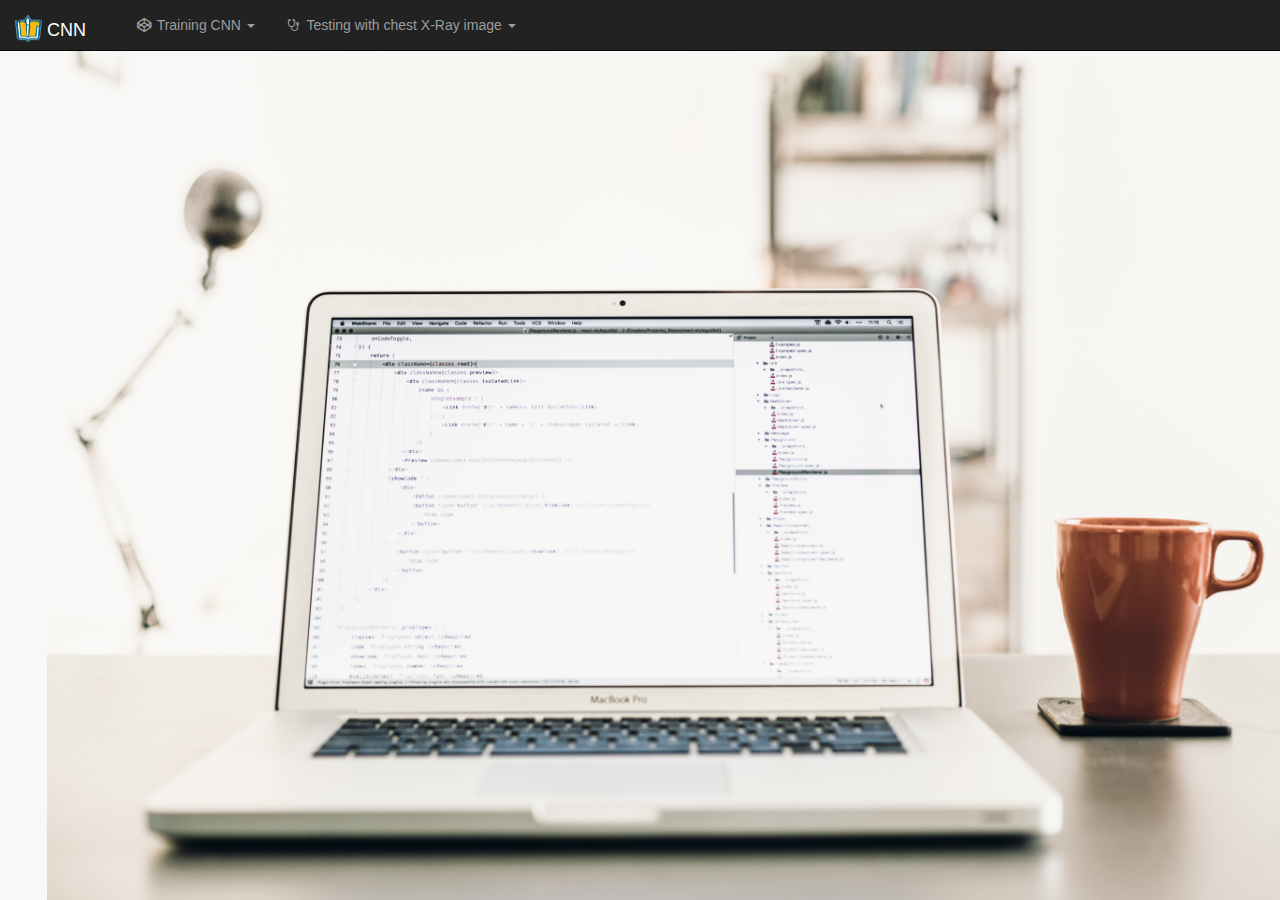
<file: index.html>
<!DOCTYPE html>
<HTML>
	<head>
		<meta charset="utf-8">
	    <meta http-equiv="X-UA-Compatible" content="IE=edge">
	    <meta name="viewport" content="width=device-width, initial-scale=1">
	    <meta name="description" content="">
	    <meta name="author" content="">
		
	    <title>CNN FOR CHEST X-RAYS DEMO</title>
	<!--Style CSS-->
	    <!-- Bootstrap Core CSS -->
	    <link href="css/bootstrap.min.css" rel="stylesheet">
	    <!-- MetisMenu CSS -->
	    <link href="css/metisMenu.min.css" rel="stylesheet">
	    <!-- Custom CSS -->
	    <link href="css/startmin.css" rel="stylesheet">
	    <!-- Timeline CSS -->
	    <link href="css/timeline.css" rel="stylesheet">
	    <!-- Custom Fonts -->
	    <link href="css/font-awesome.min.css" rel="stylesheet" type="text/css">
	    <style type="text/css">
	        .team-user-block {
	          display: table;
	        }
	        .team-user-block-colum {
	          padding: 5px;
	          display: table-cell;
	          vertical-align: middle;
	        }
	        .team-user-image{
	          float:left; 
	          width:126px; 
	          height: 168px;
	        }
   		</style>
<!--Script-->
	    <!-- HTML5 shim and Respond.js for IE8 support of HTML5 elements and media queries -->
	    <!-- WARNING: Respond.js doesn't work if you view the page via file:// -->
	    <!--if lt IE-->
	      <script src="https://oss.maxcdn.com/html5shiv/3.7.2/html5shiv.min.js"></script>
	      <script src="https://oss.maxcdn.com/respond/1.4.2/respond.min.js"></script>
	    <!--endif-->
		<!-- jQuery -->
	    <script src="js/jquery-1.11.1.min.js"></script>
	    <!-- Bootstrap Core JavaScript -->
	    <script src="js/bootstrap.min.js"></script>
	    <!-- Metis Menu Plugin JavaScript -->
	    <script src="js/metisMenu.min.js"></script>
	    <!-- Custom Theme JavaScript -->
	    <script src="js/startmin.js"></script>
	</head>
	<body>
		<header>
			<div class="container">
				<nav class="navbar navbar-inverse navbar-fixed-top" role="navigation">
		            <div class="navbar-header" style="display: inline; width: 120px">
		                <a style="color: #FFFFFF;" class="navbar-brand" href="index.html"><img style=" display: inline-block; width: 32px; height: 32px; padding-right: 5px; padding-bottom: 5px;" src="images/CNN-Network-Icon.png"/>CNN</a>
		            </div>
		        <!-- Toggle button response-->
		            <button type="button" class="navbar-toggle" data-toggle="collapse" data-target=".navbar-collapse">
		                <span class="sr-only">Toggle navigation</span>
		                <span class="icon-bar"></span>
		                <span class="icon-bar"></span>
		                <span class="icon-bar"></span>
		            </button>
		        <!-- Top Navigation: Left Menu -->
		           <!-- Navigation top menu -->
			<div class="row"><!--Start div row contain nav-->
				<nav class="navbar navbar-inverse navbar-fixed-top" role="navigation">
			        <div class="navbar-header" style="display: inline; width: 120px">
			            <a style="color: #FFFFFF;" class="navbar-brand" href="../index.html"><img style=" display: inline-block; width: 32px; height: 32px; padding-right: 5px; padding-bottom: 5px;" src="../images/CNN-Network-Icon.png"/>CNN</a>
			        </div>
			<!-- Top Navigation: Left Menu -->
			        <ul class="nav navbar-nav navbar-left navbar-top-links">
				        <li class="dropdown navbar-inverse">
				            <li class="dropdown">
				                <a class="dropdown-toggle" data-toggle="dropdown">
				                    <i class="fa fa-codepen fa-fw"></i> Training CNN <b class="caret"></b>
				                </a>
				                <ul class="dropdown-menu dropdown-user">
				                	<li>
				                		<a href="/pages/cnn-128.html"><i class="fa fa-hand-o-right fa-fw"></i> Training CNN-128F</a>
				                    </li>
				                    <li class="divider"></li>
				                    <li>
				                		<a href="/pages/cnn-64L.html"><i class="fa fa-hand-o-right fa-fw"></i> Training CNN-64L</a>
				                    </li>
				                   	<li class="divider"></li>
				                    <li>
				                		<a href="/pages/cnn-64R.html"><i class="fa fa-hand-o-right fa-fw"></i> Training CNN-64R</a>
				                    </li>
				                    <li class="divider"></li>
				                </ul>
			            	</li>
			            	<li class="dropdown">
				                <a class="dropdown-toggle" data-toggle="dropdown">
				                    <i class="fa fa-stethoscope fa-fw"></i> Testing with chest X-Ray image <b class="caret"></b>
				                </a>
				                <ul class="dropdown-menu dropdown-user">
				                	<li>
				                		<a href="pages/test-one-image.html"><i class="glyphicon glyphicon-picture"></i> Testing with one image</a>
				                    </li>
				                    <li class="divider"></li>
				                    <li>
				                		<a href="/pages/multi-cnn-model.html"><i class="glyphicon glyphicon-picture"></i>Multi-CNNs Model Testing</a>
				                    </li>
				                </ul>
			            	</li>
				        </li>
			        </ul>
	    		</nav>				
			</div><!--End div row contain nav-->
		        </nav>
			</div>
		</header>
<!---Page content--->
		<div id="wrapper"> <!-- Start div wrapper--->
			<div class="container-fluid"><!-- Start div containter--->
						<img class="team-user-image" style="height: 100vh;width: 100vw;position: absolute;;" src="images/CNN-Network-Icon-With-Title.jpg">
				</div>
			</div><!-- End div containter--->
		</div> <!-- End div wrapper--->
	</body>
</HTML>
</file>
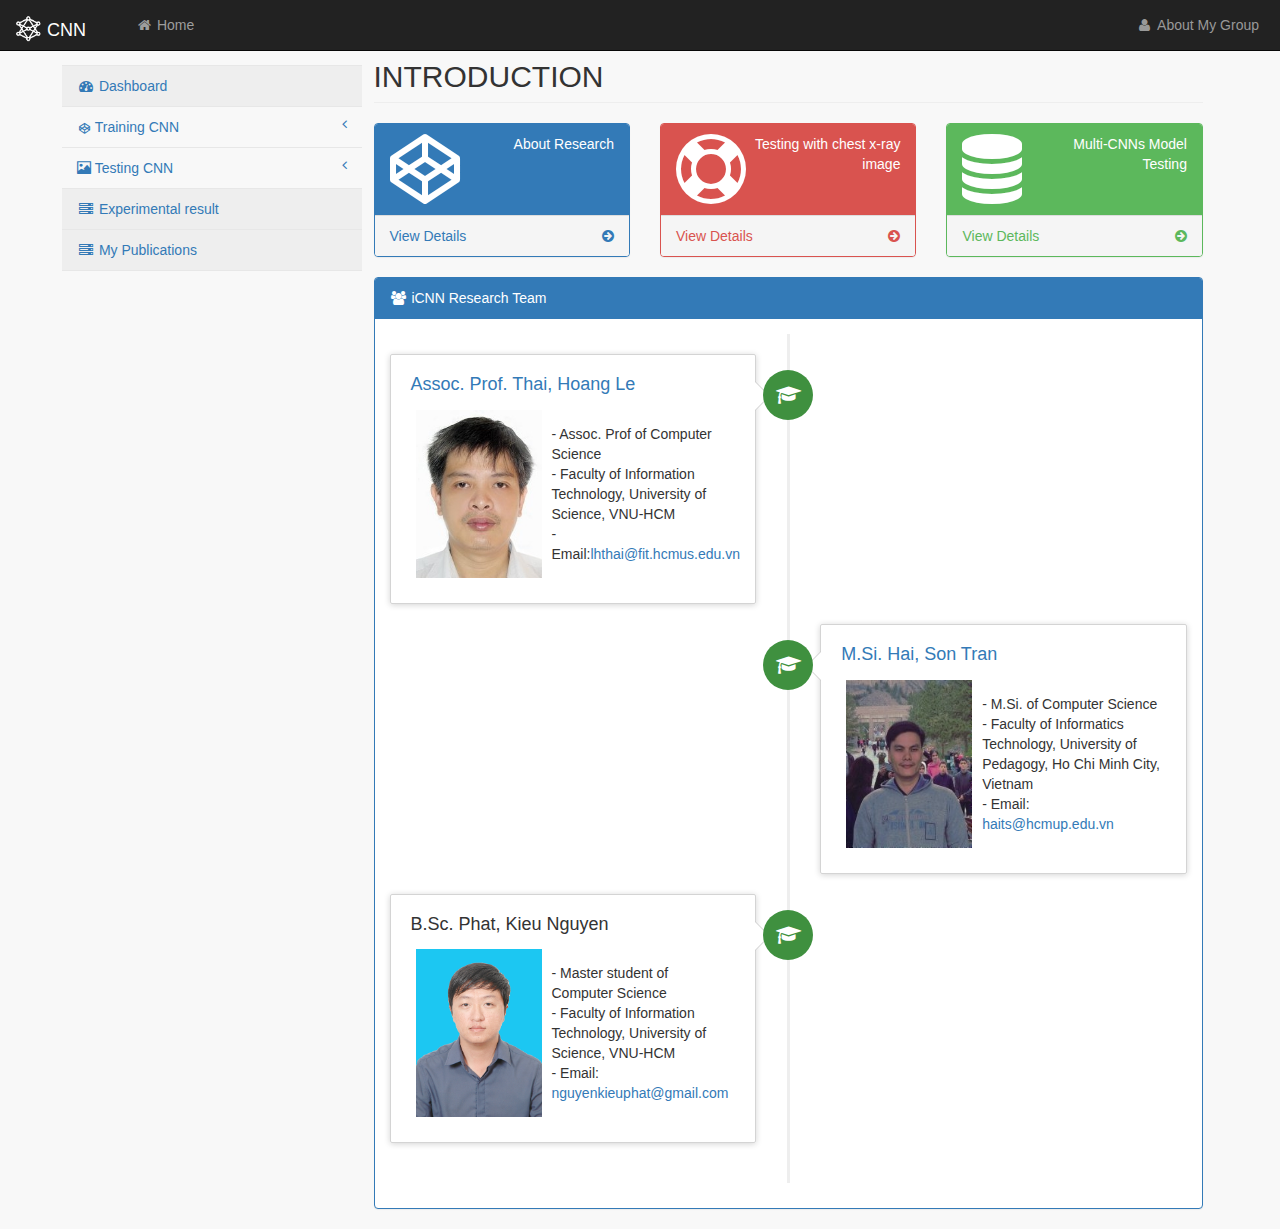
<file: source-code-final/index.html>
<!DOCTYPE html>
<HTML>
	<head>
		<meta charset="utf-8">
	    <meta http-equiv="X-UA-Compatible" content="IE=edge">
	    <meta name="viewport" content="width=device-width, initial-scale=1">
	    <meta name="description" content="">
	    <meta name="author" content="">
		
	    <title>CNN FOR CHEST X-RAYS DEMO</title>
	<!--Style CSS-->
	    <!-- Bootstrap Core CSS -->
	    <link href="css/bootstrap.min.css" rel="stylesheet">
	    <!-- MetisMenu CSS -->
	    <link href="css/metisMenu.min.css" rel="stylesheet">
	    <!-- Custom CSS -->
	    <link href="css/startmin.css" rel="stylesheet">
	    <!-- Timeline CSS -->
	    <link href="css/timeline.css" rel="stylesheet">
	    <!-- Custom Fonts -->
	    <link href="css/font-awesome.min.css" rel="stylesheet" type="text/css">
	    <style type="text/css">
	        .team-user-block {
	          display: table;
	        }
	        .team-user-block-colum {
	          padding: 5px;
	          display: table-cell;
	          vertical-align: middle;
	        }
	        .team-user-image{
	          float:left; 
	          width:126px; 
	          height: 168px;
	        }
   		</style>
<!--Script-->
	    <!-- HTML5 shim and Respond.js for IE8 support of HTML5 elements and media queries -->
	    <!-- WARNING: Respond.js doesn't work if you view the page via file:// -->
	    <!--if lt IE-->
	      <script src="https://oss.maxcdn.com/html5shiv/3.7.2/html5shiv.min.js"></script>
	      <script src="https://oss.maxcdn.com/respond/1.4.2/respond.min.js"></script>
	    <!--endif-->
		<!-- jQuery -->
	    <script src="js/jquery-1.11.1.min.js"></script>
	    <!-- Bootstrap Core JavaScript -->
	    <script src="js/bootstrap.min.js"></script>
	    <!-- Metis Menu Plugin JavaScript -->
	    <script src="js/metisMenu.min.js"></script>
	    <!-- Custom Theme JavaScript -->
	    <script src="js/startmin.js"></script>
	</head>
	<body>
		<header>
			<div class="container">
				<nav class="navbar navbar-inverse navbar-fixed-top" role="navigation">
		            <div class="navbar-header" style="display: inline; width: 120px">
		                <a style="color: #FFFFFF;" class="navbar-brand" href="index.html"><img style=" display: inline-block; width: 32px; height: 32px; padding-right: 5px; padding-bottom: 5px;" src="images/CNN-Network-Icon-White.png"/>CNN</a>
		            </div>
		        <!-- Toggle button response-->
		            <button type="button" class="navbar-toggle" data-toggle="collapse" data-target=".navbar-collapse">
		                <span class="sr-only">Toggle navigation</span>
		                <span class="icon-bar"></span>
		                <span class="icon-bar"></span>
		                <span class="icon-bar"></span>
		            </button>
		        <!-- Top Navigation: Left Menu -->
		            <ul class="nav navbar-nav navbar-left navbar-top-links">
		                <li><a href="index.html"><i class="fa fa-home fa-fw"></i> Home </a></li>
		            </ul>
		        <!-- Top Navigation: Right Menu -->
		            <ul class="nav navbar-right navbar-top-links">
		                <li class="dropdown">
		                    <a class="dropdown-toggle" href="pages/about-group.html"><i class="fa fa-user fa-fw"></i> About My Group</a>
		                </li>
		            </ul>
		        </nav>
			</div>
		</header>
<!---Page content--->
		<div id="wrapper"> <!-- Start div wrapper--->
			<div class="container-fluid"><!-- Start div containter--->
				<div id="row justify-content-between">
					<div class="col-lg-3"> <!-- Slide left--->
						<div class="navbar-default sidebar" role="navigation">
			                <div class="sidebar-nav navbar-collapse">
			                    <ul class="nav" id="side-menu">
			                        <li class="sidebar-search">
			                        </li>
			                        <li>
			                            <a href="index.html" class="active"><i class="fa fa-dashboard fa-fw"></i> Dashboard</a>
			                        </li>
			                        <li>
	                                    <a href="#"><i style="font-size: 11px;" class="fa fa-codepen fa-fw"></i> Training CNN <span class="fa arrow"></span></a>
	                                    <ul class="nav nav-second-level">
	                                    	<li>
	                                    		<a href="pages/cnn-128.html"><i style="font-size: 11px;" class="fa fa-hand-o-right"></i> Training CNN-128F component</a>
	                                    		<a href="pages/cnn-64L.html"><i style="font-size: 11px;" class="fa fa-hand-o-right"></i> Training CNN-64L component</a>
	                                    		<a href="pages/cnn-64R.html"><i style="font-size: 11px;" class="fa fa-hand-o-right"></i> Training CNN-64R component</a>
	                                    		<!--<a href="pages/cnn-64.html"><i style="font-size: 11px;" class="fa fa-hand-o-right"></i> Training CNN with chest x-rays image 64x64</a>-->
	                                    	</li>
	                                    </ul>
			                        </li>
			                        <li>
			                            <a href="#"><i class="glyphicon glyphicon-picture"></i> Testing CNN<span class="fa arrow"></span></a>
			                            <ul class="nav nav-second-level">
			                                <li>
			                                	<a href="pages/test-one-image.html"><i style="font-size: 11px;" class="fa fa-file-image-o"></i> Testing with one image</a>

			                                	<a href="pages/multi-cnn-model.html"><i style="font-size: 11px;" class="fa fa-file-image-o"></i> Multi-CNNs Model Testing</a>
			                                </li>
			                            </ul>
			                        </li>
			                        <li>
			                            <a href="#" class="active"><i class="fa fa-server fa-fw"></i> Experimental result</a>
			                        </li>
			                         <li>
			                            <a href="#" class="active"><i class="fa fa-server fa-fw"></i> My Publications</a>
			                        </li>
			                    </ul>
			                </div>
			            </div>
					</div><!-- End Slide left--->

					<div class="col-lg-9"><!-- Main content--->
						<br>
						<div id="row justify-content-between">
							<div class="col-md-12">
                        		<h2 class="page-header">INTRODUCTION</h2>
                    		</div>
                    		<div class="col-md-4">
	                            <div class="panel panel-primary">
	                                <div class="panel-heading">
	                                    <div class="row">
	                                        <div class="col-xs-3">
	                                            <i class="fa fa-codepen fa-5x"></i>
	                                        </div>
	                                        <div class="col-xs-9 text-right">
	                                            <div>About Research</div>
	                                        </div>
	                                    </div>
	                                </div>
	                                <a href="#"> <!---chua xay dựng--->
	                                    <div class="panel-footer">
	                                        <span class="pull-left">View Details</span>
	                                        <span class="pull-right"><i class="fa fa-arrow-circle-right"></i></span>
	                                        <div class="clearfix"></div>
	                                    </div>
	                                </a>
	                            </div>
                        	</div>
                        	<div class="col-md-4">
	                            <div class="panel panel-red">
	                                <div class="panel-heading">
	                                    <div class="row">
	                                        <div class="col-xs-3">
	                                            <i class="fa fa-support fa-5x"></i>
	                                        </div>
	                                        <div class="col-xs-9 text-right">
	                                            <div>Testing with chest x-ray image</div>
	                                        </div>
	                                    </div>
	                                </div>
	                                <a href="pages/test-one-image.html">
	                                    <div class="panel-footer">
	                                        <span class="pull-left">View Details</span>
	                                        <span class="pull-right"><i class="fa fa-arrow-circle-right"></i></span>
	                                        <div class="clearfix"></div>
	                                    </div>
	                                </a>
	                            </div>
                        	</div>
                        	<div class="col-md-4">
	                            <div class="panel panel-green">
	                                <div class="panel-heading">
	                                    <div class="row">
	                                        <div class="col-xs-3">
	                                            <i class="fa fa-database fa-5x"></i>
	                                        </div>
	                                        <div class="col-xs-9 text-right">
	                                            <div>Multi-CNNs Model Testing</div>
	                                        </div>
	                                    </div>
	                                </div>
	                                <a href="pages/multi-cnn-model.html">
	                                    <div class="panel-footer">
	                                        <span class="pull-left">View Details</span>
	                                        <span class="pull-right"><i class="fa fa-arrow-circle-right"></i></span>
	                                        <div class="clearfix"></div>
	                                    </div>
	                                </a>
                           		</div>
                        	</div>                        	
                    	</div>

						<div id="row justify-content-between">
							<div class="col-md-12">
                    		<div class="panel panel-primary">
                                <div class="panel-heading">
                                    <i class="fa fa-group fa-fw"></i> iCNN Research Team
                                </div>
                                <!-- /.panel-heading -->
                                <div class="panel-body">
                                    <ul class="timeline">
                                        <li>
                                            <div class="timeline-badge success"><i class="fa fa-graduation-cap"></i>
                                            </div>
                                            <div class="timeline-panel">
                                                <div class="timeline-heading">
                                                    <h4 class="timeline-title"><a href="https://scholar.google.com.vn/citations?user=iLrASfYAAAAJ&hl=vi">Assoc. Prof. Thai, Hoang Le</a></h4>
                                                    <div class="team-user-block">
                                                        <span class="team-user-block-colum"><img class="team-user-image" src="images/LeHoangThai.jpeg"></span>
                                                        <span class="team-user-block-colum">- Assoc. Prof of Computer Science<br>- Faculty of Information Technology, University of Science, VNU-HCM<br>- Email:<a href="mailto:lhthai@fit.hcmus.edu.vn">lhthai@fit.hcmus.edu.vn</a></span>
                                                    </div>
                                                </div>
                                            </div>
                                        </li>
                                        <li class="timeline-inverted">
                                            <div class="timeline-badge success"><i class="fa fa-graduation-cap"></i>
                                            </div>
                                            <div class="timeline-panel">
                                                <div class="timeline-heading">
                                                    <h4 class="timeline-title"><a href="https://scholar.google.com.vn/citations?user=kHZvlTkAAAAJ&hl=vi&oi=ao">M.Si. Hai, Son Tran</a></h4>
                                                    <div class="team-user-block">
                                                        <span class="team-user-block-colum"><img class="team-user-image" src="images/TranSonHai.jpeg"></span>
                                                        <span class="team-user-block-colum">- M.Si. of Computer Science<br>- Faculty of Informatics Technology, University of Pedagogy, Ho Chi Minh City, Vietnam<br>- Email:<a href="mailto: haits@hcmup.edu.vn"> haits@hcmup.edu.vn</a></span>
                                                    </div>
                                                </div>
                                            </div>
                                        </li>
                                        <li>
                                            <div class="timeline-badge success"><i class="fa fa-graduation-cap"></i>
                                            </div>
                                            <div class="timeline-panel">
                                                <div class="timeline-heading">
                                                    <h4 class="timeline-title">B.Sc. Phat, Kieu Nguyen </h4>
                                                    <div class="team-user-block">
                                                        <span class="team-user-block-colum"><img class="team-user-image" src="images/NguyenKieuPhat.jpg"></span>
                                                        <span class="team-user-block-colum">- Master student of Computer Science<br>- Faculty of Information Technology, University of Science, VNU-HCM<br>- Email:<a href="mailto: nguyenkieuphat@gmail.com"> nguyenkieuphat@gmail.com</a></span>
                                                    </div>
                                                </div>
                                            </div>
                                        </li>
                      <!--                  <li class="timeline-inverted">
                                            <div class="timeline-badge success"><i class="fa fa-user"></i>
                                            </div>
                                            <div class="timeline-panel">
                                                <div class="timeline-heading">
                                                    <h4 class="timeline-title">B.Sc. Phat, Kieu Nguyen </h4>
                                                    <div class="team-user-block">
                                                        <span class="team-user-block-colum"><img class="team-user-image" src="images/NguyenKieuPhat.jpg"></span>
                                                        <span class="team-user-block-colum">- Master student of Computer Science<br>- Faculty of Information Technology, University of Science, VNU-HCM<br>- Email:<a href="mailto: nguyenkieuphat@gmail.com"> nguyenkieuphat@gmail.com</a></span>
                                                    </div>
                                                </div>
                                            </div>
                                        </li> -->
                                    </ul>
                                </div> <!-- /.panel-body -->
                   			 </div>															
							</div>
						</div>
					</div><!-- End Main content--->						
				</div>
			</div><!-- End div containter--->
		</div> <!-- End div wrapper--->
	</body>
</HTML>
</file>
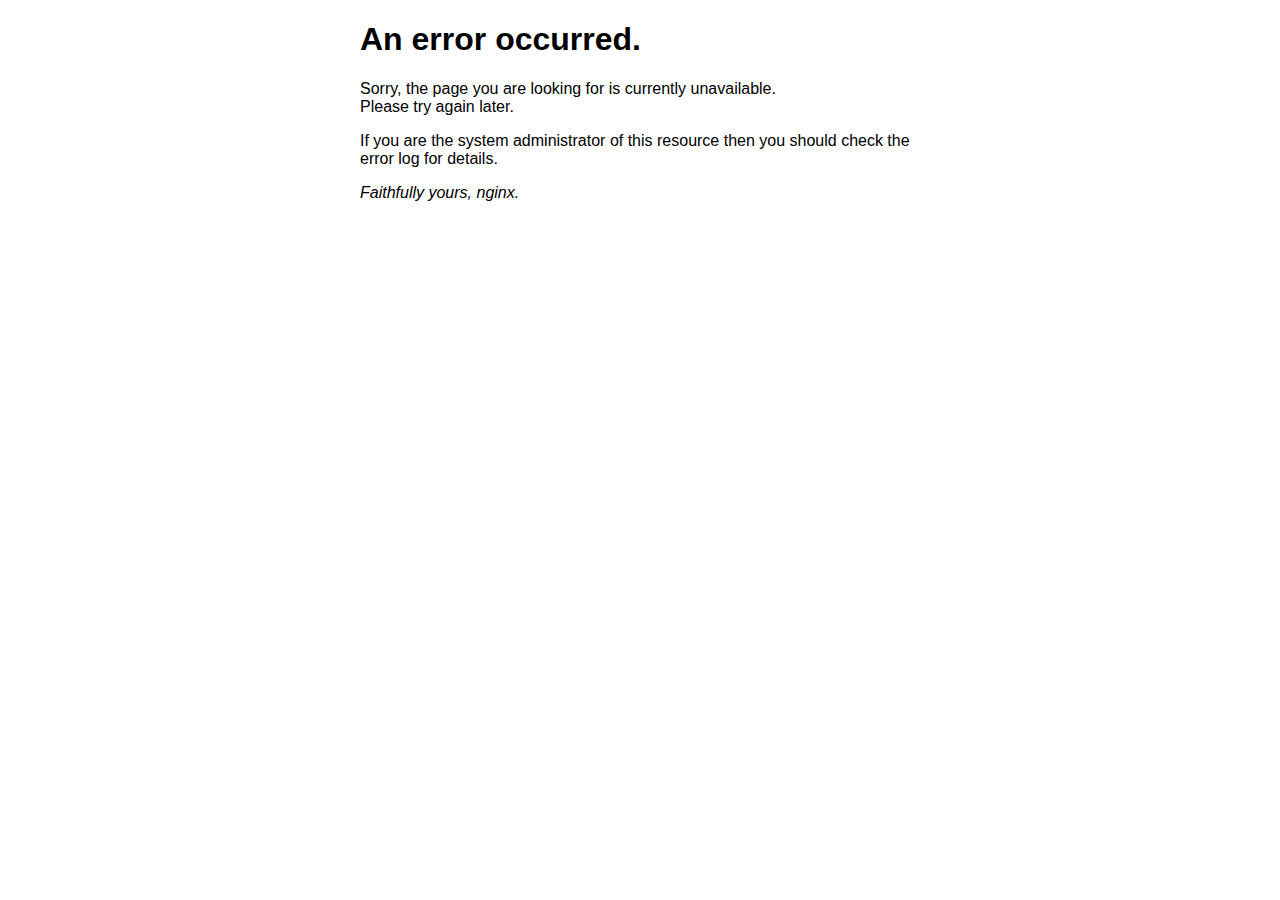
<file: 50x.html>
<!DOCTYPE html>
<html>
<head>
<title>Error</title>
<style>
    body {
        width: 35em;
        margin: 0 auto;
        font-family: Tahoma, Verdana, Arial, sans-serif;
    }
</style>
</head>
<body>
<h1>An error occurred.</h1>
<p>Sorry, the page you are looking for is currently unavailable.<br/>
Please try again later.</p>
<p>If you are the system administrator of this resource then you should check
the error log for details.</p>
<p><em>Faithfully yours, nginx.</em></p>
</body>
</html>
</file>
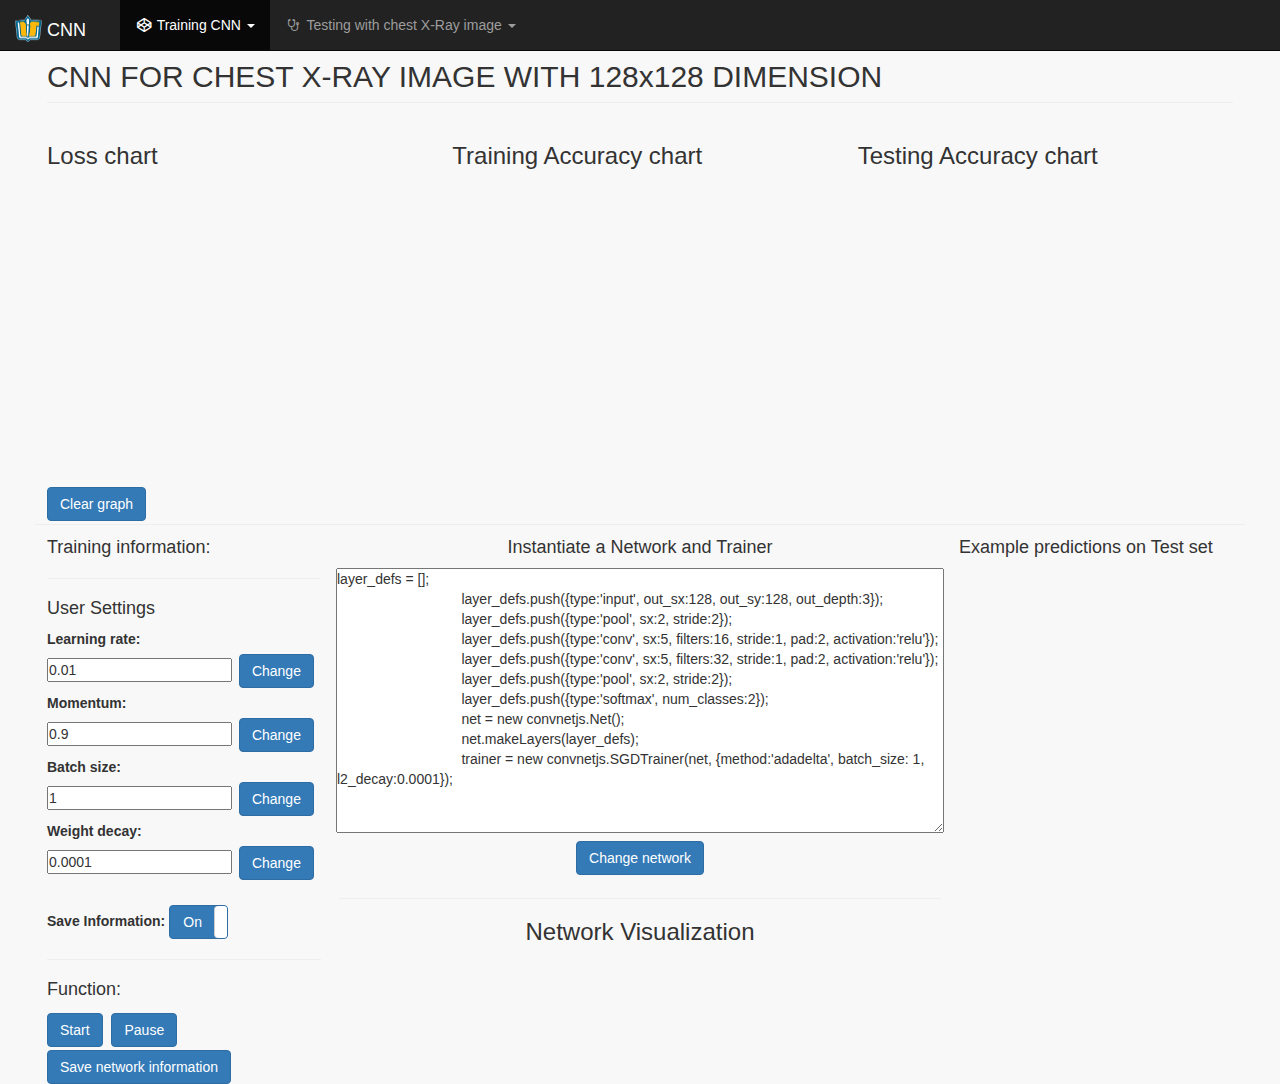
<file: pages/cnn-128.html>
<!DOCTYPE html>
<html>
	<head>
		<title>CNN For Chest X-Ray Images</title>
		<meta charset="UTF-8">
		<meta http-equiv="X-UA-Compatible" content="IE=edge">
    	<meta name="viewport" content="width=device-width, initial-scale=1">
<!--Style CSS-->
    	<!-- Bootstrap Core CSS -->
   		<link href="../css/bootstrap.min.css" rel="stylesheet" type="text/css">
    	<!-- MetisMenu CSS -->
   		<link href="../css/metisMenu.min.css" rel="stylesheet" type="text/css">
		 <!-- Custom Fonts -->
    	<link href="../css/font-awesome.min.css" rel="stylesheet" type="text/css">
		<link rel="stylesheet" type="text/css" href="../css/bootstrap-toggle.min.css"/>
		<!-- Custom CSS -->
    	<link href="../css/startmin.css" rel="stylesheet" type="text/css">
		<link href="../css/styles.css" rel="stylesheet" type="text/css"/>
<!-- Script -->
		<!-- JQuery -->
		<script src="../js/jquery-1.11.1.min.js"></script>
		<!-- Bootstrap Core JavaScript -->
	    <script src="../js/bootstrap.min.js"></script>
	    <script src="../js/bootstrap-toggle.min.js"></script>
	    <!-- Metis Menu Plugin JavaScript -->
    	<script src="../js/metisMenu.min.js"></script>
    	<!-- Custom Theme JavaScript -->
		<script src="../js/startmin.js"></script>
    	<!--Chart library-->
	    <script src="../lib/vis.js"></script>

	    <!-- Lib for convnetjs -->
		<script src="../lib/util.js"></script>
		<script src="../lib/convnet-min.js"></script>
		<!-- Lib for save as file -->
	    <script src="../js/FileSaver.js"></script>

<!--Implement convolution neural network code-->
		<!--Get lablels of x-rays image-->
		<script src="../x-rays_128/x-rays_128_labels.js"></script>
		<script type="text/javascript">
			// -------------------------------
			// STATR XRAYS-IMAGES SPECIFIC STUFF
			// -------------------------------
			classes_txt = ['Normal','Abnormal'];
			var dataset_name = "x-rays_128";
			var num_batches = 4; // 2 training batches, 1 test batches
			var test_batch = 3;
			var num_samples_per_batch = 100;
			var num_image_test_set = 100;
			var image_dimension = 128;
			var image_channels = 3;
			var use_validation_data = true;
			var random_flip = false;
			var random_position = false;


			var layer_defs, net, trainer;
			/*var t = "layer_defs = [];\n\
				layer_defs.push({type:'input', out_sx:"+ image_dimension +", out_sy:"+ image_dimension+", out_depth:"+image_channels+"});\n\
				layer_defs.push({type:'conv', sx:5, filters:8, stride:1, pad:2, activation:'relu'});\n\
				layer_defs.push({type:'pool', sx:2, stride:2});\n\
				layer_defs.push({type:'conv', sx:5, filters:8, stride:1, pad:2, activation:'relu'});\n\
				layer_defs.push({type:'pool', sx:2, stride:2});\n\
				layer_defs.push({type:'conv', sx:5, filters:16, stride:1, pad:2, activation:'relu'});\n\
				layer_defs.push({type:'pool', sx:2, stride:2});\n\
				layer_defs.push({type:'conv', sx:5, filters:16, stride:1, pad:2, activation:'relu'});\n\
				layer_defs.push({type:'pool', sx:2, stride:2});\n\
				layer_defs.push({type:'softmax', num_classes:2});\n\
				net = new convnetjs.Net();\n\
				net.makeLayers(layer_defs);\n\
				trainer = new convnetjs.SGDTrainer(net, {method:'adadelta', batch_size: 1, l2_decay:0.00001});\n\
				";*/
				var t = "layer_defs = [];\n\
				layer_defs.push({type:'input', out_sx:"+ image_dimension +", out_sy:"+ image_dimension+", out_depth:"+image_channels+"});\n\
				layer_defs.push({type:'pool', sx:2, stride:2});\n\
				layer_defs.push({type:'conv', sx:5, filters:16, stride:1, pad:2, activation:'relu'});\n\
				layer_defs.push({type:'conv', sx:5, filters:32, stride:1, pad:2, activation:'relu'});\n\
				layer_defs.push({type:'pool', sx:2, stride:2});\n\
				layer_defs.push({type:'softmax', num_classes:2});\n\
				net = new convnetjs.Net();\n\
				net.makeLayers(layer_defs);\n\
				trainer = new convnetjs.SGDTrainer(net, {method:'adadelta', batch_size: 1, l2_decay:0.0001});\n\
				";
			// -------------------------------s
			// END XRAYS-IMAGES SPECIFIC STUFF
			// -------------------------------
		</script>
		<script src="../js/images-demo.js"></script>
	</head>

	<body">
<!-- Body content -->
		<div id = "wrapper"> <!--Start div wrapper-->
<!-- Navigation top menu -->
			<div class="row"><!--Start div row contain nav-->
				<nav class="navbar navbar-inverse navbar-fixed-top" role="navigation">
			        <div class="navbar-header" style="display: inline; width: 120px">
			            <a style="color: #FFFFFF;" class="navbar-brand" href="../index.html"><img style=" display: inline-block; width: 32px; height: 32px; padding-right: 5px; padding-bottom: 5px;" src="../images/CNN-Network-Icon.png"/>CNN</a>
			        </div>
			<!-- Top Navigation: Left Menu -->
			        <ul class="nav navbar-nav navbar-left navbar-top-links">
				        <li class="dropdown navbar-inverse">
				            <li class="dropdown">
				                <a class="dropdown-toggle" data-toggle="dropdown">
				                    <i class="fa fa-codepen fa-fw"></i> Training CNN <b class="caret"></b>
				                </a>
				                <ul class="dropdown-menu dropdown-user">
				                	<li>
				                		<a href="cnn-128.html"><i class="fa fa-hand-o-right fa-fw"></i> Training CNN-128F</a>
				                    </li>
				                    <li class="divider"></li>
				                    <li>
				                		<a href="cnn-64L.html"><i class="fa fa-hand-o-right fa-fw"></i> Training CNN-64L</a>
				                    </li>
				                   	<li class="divider"></li>
				                    <li>
				                		<a href="cnn-64R.html"><i class="fa fa-hand-o-right fa-fw"></i> Training CNN-64R</a>
				                    </li>
				                    <li class="divider"></li>
				                    <!--<li>
				                		<a href="cnn-64.html"><i class="fa fa-hand-o-right fa-fw"></i> Training CNN with chest x-rays image 64x64</a>
				                    </li>-->
				                </ul>
			            	</li>
			            	<li class="dropdown">
				                <a class="dropdown-toggle" data-toggle="dropdown">
				                    <i class="fa fa-stethoscope fa-fw"></i> Testing with chest X-Ray image <b class="caret"></b>
				                </a>
				                <ul class="dropdown-menu dropdown-user">
				                	<li>
				                		<a href="test-one-image.html"><i class="glyphicon glyphicon-picture"></i> Testing with one image</a>
				                    </li>
				                    <li class="divider"></li>
				                    <li>
				                		<a href="multi-cnn-model.html"><i class="glyphicon glyphicon-picture"></i>Multi-CNNs Model Testing</a>
				                    </li>
				                </ul>
			            	</li>
				        </li>
			        </ul>
	    		</nav>				
			</div><!--End div row contain nav-->
<!--Page Content-->
			<div class="page-wrapper"><!--Start div page-wrrapper-->
				<div class="container-fluid"><!--Start div container-fluid-->
					<div style="padding-top: 20px;" class="row">
						<div class="col-lg-12">
	                    	<h2 class="page-header">CNN FOR CHEST X-RAY IMAGE WITH 128x128 DIMENSION</h2>
	                	</div>
                	</div>
					<div class="row"><!--Start div row contain graph-->
						<div class="col-md-4">
							<h3> Loss chart </h3> 
							<canvas id="lossgraph" style="height: 300px; width: 100%;"></canvas>
							<button id="buttoncg" style="margin-top: 3px;" type="submit" class="btn btn-primary">Clear graph</button><br/>
						</div>
						<div class="col-md-4">
							<h3> Training Accuracy chart </h3> 
							<canvas id="training-acc-chart" style="height: 300px; width: 100%;"></canvas>
						</div>
						<div class="col-md-4">
							<h3> Testing Accuracy chart </h3> 
							<canvas id="Testing-acc-chart" style="height: 300px; width: 100%;"></canvas>
						</div>
					</div><!--End div row contain graph-->

					<div class="row"><!--Start div row contain CNN-Content-->
						<hr style="margin: 3px;" />
						<div class="col-md-3">
							<h4>Training information:</h4>
							<div style="width: 100%" id="trainstats"></div>
							<hr />
							<h4>User Settings</h4>
							<div class="form-group" style="margin-bottom: 5px;">
								<label for="Lerning-rate">Learning rate:</label><br />
								<input type="text" class="form-inline" id="lr_input">
								<button style="margin-left: 3px;" id="buttonlr" type="submit" class="btn btn-primary btn-small btn-inline" onclick="change_lr();">Change</button>
							</div>
							<div class="form-group" style="margin-bottom: 5px;">
								<label for="Momentum">Momentum:</label><br />
								<input type="text" class="form-inline" id="momentum_input">
								<button style="margin-left: 3px;" id="buttonmom" type="submit" class="btn btn-primary btn-small btn-inline" onclick="change_momentum();">Change</button>
							</div>
							<div class="form-group" style="margin-bottom: 5px;">
								<label for="Batch-size">Batch size:</label><br />
								<input type="text" class="form-inline" id="batch_size_input">
								<button style="margin-left: 3px;" id="buttonbs" type="submit" class="btn btn-primary btn-small btn-inline" onclick="change_batch_size();">Change</button>
							</div>
							<div class="form-group" style="margin-bottom: 5px;">
								<label for="Weight-decay:">Weight decay:</label><br />
								<input type="text" class="form-inline" id="decay_input">
								<button style="margin-left: 3px;" id="buttonwd" type="submit" class="btn btn-primary btn-small btn-inline" onclick="change_decay();">Change</button>
							</div>
							<div class="form-group">
								<br />
								<label for="Weight-decay:">Save Information:</label>
								<input type="checkbox" id="isSaveInfo" checked data-toggle="toggle"></input>
							</div>
							<!--<textarea id="dumpjson" style="margin: 0px; width: 100%;"></textarea>-->
							<hr />
							<h4> Function: </h4>
							<input id="buttonstart" style="margin-top: 3px; margin-right: 5px;" type="submit" class="btn btn-primary" onclick="toggle_start();" value="Start">
							<input id="buttontp" style="margin-top: 3px;" type="submit" class="btn btn-primary" onclick="toggle_pause();" value="Pause"><br/>
							<button style="margin-top: 3px;" type="submit" class="btn btn-primary" onclick="manual_save_network_to_jsonfile('x-rays_128');">Save network information</button><br/>
							<!--<button style="margin-top: 3px;" type="submit" class="btn btn-primary" onclick="load_from_json_snapshot();">Init network from JSON snapshot</button><br/>
							<button style="margin-top: 3px;" type="submit" class="btn btn-primary" id="buttonpre" type="submit" onclick="load_network_pretrained();"  />Load a pretrained network</button><br />-->
						</div>
						<div class="col-md-6">
							<div class="row" style="text-align: center;">
								<h4>Instantiate a Network and Trainer</h4>
		    					<textarea id="newnet" style="width:100%; height:265px;"></textarea><br />
		    					<button id="buttonnn" style="margin-top: 3px;" type="submit" class="btn btn-primary" onclick="change_net();">Change network</button><br/><br/>
								</div>
								<div class="row">
								<hr style="margin: 3px;" />
								<div style="text-align: center;" class="divsec">
	  					  			<h3>Network Visualization</h3>
	    							<div id="visnet"></div>
									</div>
								</div>
						</div>
						<div class="col-md-3">
							<h4>Example predictions on Test set</h4>
							<div id="testset_acc"></div>
							<div id="testset_vis"></div>
						</div>
					</div><!--End div row contain CNN-Content-->
				</div><!--End div container-fluid-->
			</div><!--End div page-wrrapper-->
		</div><!--End div wrrapper-->
	</body>
</html>
</file>
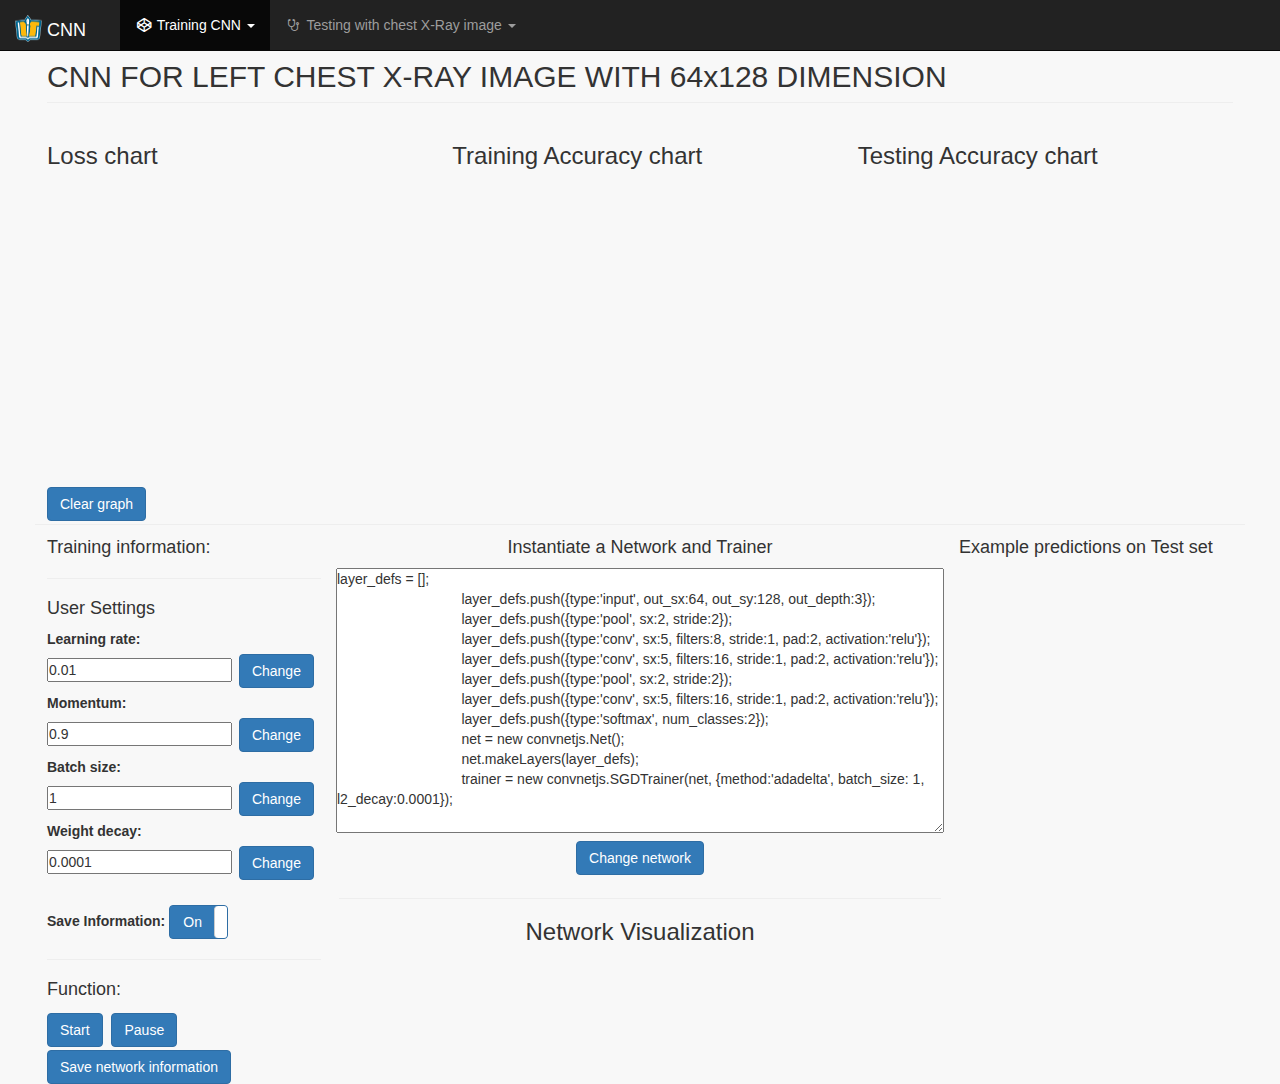
<file: pages/cnn-64L.html>
<!DOCTYPE html>
<html>
	<head>
		<title>CNN For Chest X-Ray Images</title>
		<meta charset="UTF-8">
		<meta http-equiv="X-UA-Compatible" content="IE=edge">
    	<meta name="viewport" content="width=device-width, initial-scale=1">
<!--Style CSS-->
    	<!-- Bootstrap Core CSS -->
   		<link href="../css/bootstrap.min.css" rel="stylesheet" type="text/css">
    	<!-- MetisMenu CSS -->
   		<link href="../css/metisMenu.min.css" rel="stylesheet" type="text/css">
		 <!-- Custom Fonts -->
    	<link href="../css/font-awesome.min.css" rel="stylesheet" type="text/css">
		<link href="../css/bootstrap-toggle.min.css" rel="stylesheet" type="text/css">
		<!-- Custom CSS -->
    	<link href="../css/startmin.css" rel="stylesheet" type="text/css">
		<link href="../css/styles.css" rel="stylesheet" type="text/css">
<!-- Script -->
		<!-- JQuery -->
		<script src="../js/jquery-1.11.1.min.js"></script>
		<!-- Bootstrap Core JavaScript -->
	    <script src="../js/bootstrap.min.js"></script>
	    <script src="../js/bootstrap-toggle.min.js"></script>
	    <!-- Metis Menu Plugin JavaScript -->
    	<script src="../js/metisMenu.min.js"></script>
    	<!-- Custom Theme JavaScript -->
		<script src="../js/startmin.js"></script>
    	<!--Chart library-->
		<script src="../lib/vis.js"></script>
	    <!-- Lib for convnetjs -->
		<script src="../lib/util.js"></script>
		<script src="../lib/convnet.js"></script>
		<!-- Lib for save as file -->
	    <script src="../js/FileSaver.js"></script>

<!--Implement convolution neural network code-->
		<!--Get lablels of x-rays image-->
		<script src="../x-rays_64_left/x-rays_64_left_labels.js"></script>
		<script type="text/javascript">
			// -------------------------------
			// STATR XRAYS-IMAGES SPECIFIC STUFF
			// -------------------------------
			classes_txt = ['Normal','Abnormal'];
			var dataset_name = "x-rays_64_left"; //Cho phép lựa chọn sau --> Thiếu code này
			var num_batches = 4; // 3 training batches, 1 testing batches
			var test_batch = 3;
			var num_samples_per_batch = 100;
			var num_image_test_set = 100;
			var image_dimension_w = 64;
			var image_dimension_h = 128;
			var image_channels = 3;
			//var depth = 3;
			var use_validation_data = true;
			var random_flip = false;
			var random_position = false;

			var layer_defs, net, trainer;
			/*var t = "layer_defs = [];\n\
				layer_defs.push({type:'input', out_sx:"+ image_dimension_w +", out_sy:"+ image_dimension_h+", out_depth:"+image_channels+"});\n\
				layer_defs.push({type:'conv', sx:5, filters:8, stride:1, pad:2, activation:'relu'});\n\
				layer_defs.push({type:'pool', sx:2, stride:2});\n\
				layer_defs.push({type:'conv', sx:5, filters:8, stride:1, pad:2, activation:'relu'});\n\
				layer_defs.push({type:'pool', sx:2, stride:2});\n\
				layer_defs.push({type:'conv', sx:5, filters:16, stride:1, pad:2, activation:'relu'});\n\
				layer_defs.push({type:'pool', sx:2, stride:2});\n\
				layer_defs.push({type:'conv', sx:5, filters:16, stride:1, pad:2, activation:'relu'});\n\
				layer_defs.push({type:'pool', sx:2, stride:2});\n\
				layer_defs.push({type:'softmax', num_classes:2});\n\
				net = new convnetjs.Net();\n\
				net.makeLayers(layer_defs);\n\
				trainer = new convnetjs.SGDTrainer(net, {method:'adadelta', batch_size: 1, l2_decay:0.00001});\n\
				";*/
				var t = "layer_defs = [];\n\
				layer_defs.push({type:'input', out_sx:"+ image_dimension_w +", out_sy:"+ image_dimension_h+", out_depth:"+image_channels+"});\n\
				layer_defs.push({type:'pool', sx:2, stride:2});\n\
				layer_defs.push({type:'conv', sx:5, filters:8, stride:1, pad:2, activation:'relu'});\n\
				layer_defs.push({type:'conv', sx:5, filters:16, stride:1, pad:2, activation:'relu'});\n\
				layer_defs.push({type:'pool', sx:2, stride:2});\n\
				layer_defs.push({type:'conv', sx:5, filters:16, stride:1, pad:2, activation:'relu'});\n\
				layer_defs.push({type:'softmax', num_classes:2});\n\
				net = new convnetjs.Net();\n\
				net.makeLayers(layer_defs);\n\
				trainer = new convnetjs.SGDTrainer(net, {method:'adadelta', batch_size: 1, l2_decay:0.0001});\n\
				";
			// -------------------------------
			// END XRAYS-IMAGES SPECIFIC STUFF
			// -------------------------------
		</script>
		<script src="../js/images-demo-64x128.js"></script>
	</head>
	<body>
<!-- Body content -->
		<div id = "wrapper"> <!--Start div wrapper-->
<!-- Navigation top menu -->
			<div class="row"><!--Start div row contain nav-->
				<nav class="navbar navbar-inverse navbar-fixed-top" role="navigation">
			        <div class="navbar-header" style="display: inline; width: 120px">
			            <a style="color: #FFFFFF;" class="navbar-brand" href="../index.html"><img style=" display: inline-block; width: 32px; height: 32px; padding-right: 5px; padding-bottom: 5px;" src="../images/CNN-Network-Icon.png"/>CNN</a>
			        </div>
			<!-- Top Navigation: Left Menu -->
			        <ul class="nav navbar-nav navbar-left navbar-top-links">
				        <li class="dropdown navbar-inverse">
				            <li class="dropdown">
				                <a class="dropdown-toggle" data-toggle="dropdown">
				                    <i class="fa fa-codepen fa-fw"></i> Training CNN <b class="caret"></b>
				                </a>
				                <ul class="dropdown-menu dropdown-user">
				                	<li>
				                		<a href="cnn-128.html"><i class="fa fa-hand-o-right fa-fw"></i> Training CNN-128F</a>
				                    </li>
				                    <li class="divider"></li>
				                    <li>
				                		<a href="cnn-64L.html"><i class="fa fa-hand-o-right fa-fw"></i> Training CNN-64L</a>
				                    </li>
				                   	<li class="divider"></li>
				                    <li>
				                		<a href="cnn-64R.html"><i class="fa fa-hand-o-right fa-fw"></i> Training CNN-64R</a>
				                    </li>
				                    <li class="divider"></li>
				                    <!--<li>
				                		<a href="cnn-64.html"><i class="fa fa-hand-o-right fa-fw"></i> Training CNN with chest x-rays image 64x64</a>
				                    </li>-->
				                </ul>
			            	</li>
			            	<li class="dropdown">
				                <a class="dropdown-toggle" data-toggle="dropdown">
				                    <i class="fa fa-stethoscope fa-fw"></i> Testing with chest X-Ray image <b class="caret"></b>
				                </a>
				                <ul class="dropdown-menu dropdown-user">
				                	<li>
				                		<a href="test-one-image.html"><i class="glyphicon glyphicon-picture"></i> Testing with one image</a>
				                    </li>
				                    <li class="divider"></li>
				                    <li>
				                		<a href="multi-cnn-model.html"><i class="glyphicon glyphicon-picture"></i>Multi-CNNs Model Testing</a>
				                    </li>
				                </ul>
			            	</li>
				        </li>
			        </ul>
	    		</nav>				
			</div><!--End div row contain nav-->
<!--Page Content-->
			<div class="page-wrapper"><!--Start div page-wrrapper-->
				<div class="container-fluid"><!--Start div container-fluid-->
					<div style="padding-top: 20px;" class="row">
						<div class="col-lg-12">
	                    	<h2 class="page-header">CNN FOR LEFT CHEST X-RAY IMAGE WITH 64x128 DIMENSION</h2>
	                	</div>
                	</div>
					<div class="row"><!--Start div row contain graph-->
						<div class="col-md-4">
							<h3> Loss chart </h3> 
							<canvas id="lossgraph" style="height: 300px; width: 100%;"></canvas>
							<button id="buttoncg" style="margin-top: 3px;" type="submit" class="btn btn-primary">Clear graph</button><br/>
						</div>
						<div class="col-md-4">
							<h3> Training Accuracy chart </h3> 
							<canvas id="training-acc-chart" style="height: 300px; width: 100%;"></canvas>
						</div>
						<div class="col-md-4">
							<h3> Testing Accuracy chart </h3> 
							<canvas id="Testing-acc-chart" style="height: 300px; width: 100%;"></canvas>
						</div>
					</div><!--End div row contain graph-->
					<div class="row"><!--Start div row contain CNN-Content-->
						<hr style="margin: 3px;" />
						<div class="col-md-3">
							<h4>Training information:</h4>
							<div style="width: 100%" id="trainstats"></div>
							<hr />
							<h4>User Settings</h4>
							<div class="form-group" style="margin-bottom: 5px;">
								<label for="Lerning-rate">Learning rate:</label><br />
								<input type="text" class="form-inline" id="lr_input">
								<button style="margin-left: 3px;" id="buttonlr" type="submit" class="btn btn-primary btn-small btn-inline" onclick="change_lr();">Change</button>
							</div>
							<div class="form-group" style="margin-bottom: 5px;">
								<label for="Momentum">Momentum:</label><br />
								<input type="text" class="form-inline" id="momentum_input">
								<button style="margin-left: 3px;" id="buttonmom" type="submit" class="btn btn-primary btn-small btn-inline" onclick="change_momentum();">Change</button>
							</div>
							<div class="form-group" style="margin-bottom: 5px;">
								<label for="Batch-size">Batch size:</label><br />
								<input type="text" class="form-inline" id="batch_size_input">
								<button style="margin-left: 3px;" id="buttonbs" type="submit" class="btn btn-primary btn-small btn-inline" onclick="change_batch_size();">Change</button>
							</div>
							<div class="form-group" style="margin-bottom: 5px;">
								<label for="Weight-decay:">Weight decay:</label><br />
								<input type="text" class="form-inline" id="decay_input">
								<button style="margin-left: 3px;" id="buttonwd" type="submit" class="btn btn-primary btn-small btn-inline" onclick="change_decay();">Change</button>
							</div>
							<div class="form-group">
								<br />
								<label for="Weight-decay:">Save Information:</label>
								<input type="checkbox" id="isSaveInfo" checked data-toggle="toggle"></input>
							</div>
							<!--<textarea id="dumpjson" style="margin: 0px; width: 100%;"></textarea>-->
							<hr />
							<h4> Function: </h4>
							<input id="buttonstart" style="margin-top: 3px; margin-right: 5px;" type="submit" class="btn btn-primary" onclick="toggle_start();" value="Start">
							<input id="buttontp" style="margin-top: 3px;" type="submit" class="btn btn-primary" onclick="toggle_pause();" value="Pause"><br/>
							<button style="margin-top: 3px;" type="submit" class="btn btn-primary" onclick="manual_save_network_to_jsonfile('x-rays_64');">Save network information</button><br/>
							<!--<button style="margin-top: 3px;" type="submit" class="btn btn-primary" onclick="load_from_json_snapshot();">Init network from JSON snapshot</button><br/>
							<button style="margin-top: 3px;" type="submit" class="btn btn-primary" id="buttonpre" type="submit" onclick="load_network_pretrained();"  />Load a pretrained network</button><br />-->
						</div>
						<div class="col-md-6">
							<div class="row" style="text-align: center;">
								<h4>Instantiate a Network and Trainer</h4>
		    					<textarea id="newnet" style="width:100%; height:265px;"></textarea><br />
		    					<button id="buttonnn" style="margin-top: 3px;" type="submit" class="btn btn-primary" onclick="change_net();">Change network</button><br/><br/>
								</div>
								<div class="row">
								<hr style="margin: 3px;" />
								<div style="text-align: center;" class="divsec">
	  					  			<h3>Network Visualization</h3>
	    							<div id="visnet"></div>
									</div>
								</div>
						</div>
						<div class="col-md-3">
							<h4>Example predictions on Test set</h4>
							<div id="testset_acc"></div>
							<div id="testset_vis"></div>
						</div>
					</div><!--End div row contain CNN-Content-->
				</div><!--End div container-fluid-->
			</div><!--End div page-wrrapper-->
		</div><!--End div wrrapper-->
	</body>
</html>
</file>
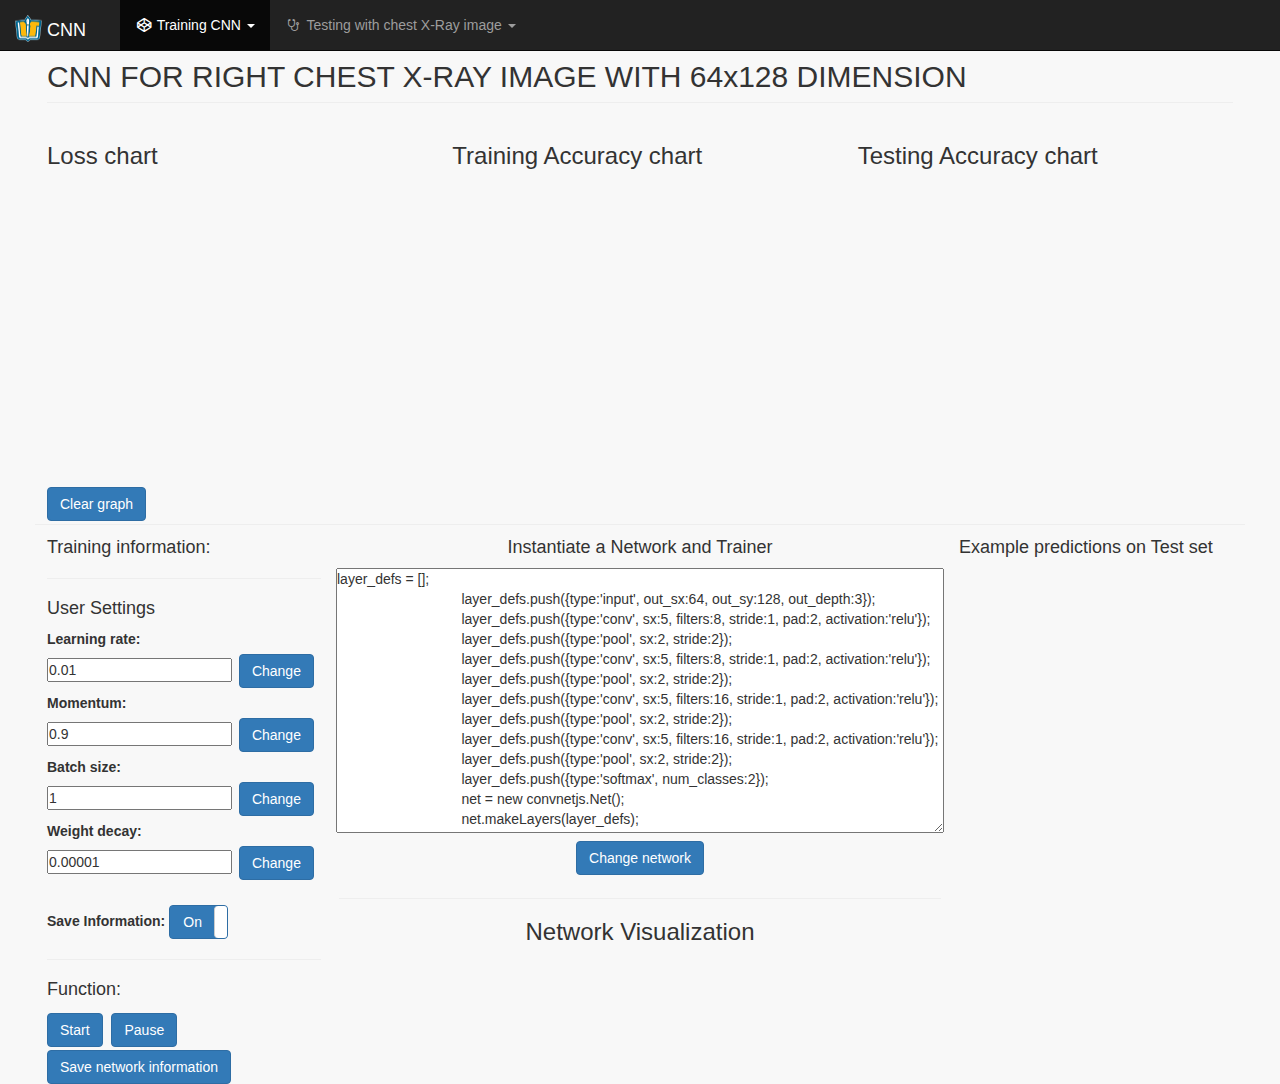
<file: pages/cnn-64R.html>
<!DOCTYPE html>
<html>
	<head>
		<title>CNN For Chest X-Ray Images</title>
		<meta charset="UTF-8">
		<meta http-equiv="X-UA-Compatible" content="IE=edge">
    	<meta name="viewport" content="width=device-width, initial-scale=1">
<!--Style CSS-->
    	<!-- Bootstrap Core CSS -->
   		<link href="../css/bootstrap.min.css" rel="stylesheet" type="text/css">
    	<!-- MetisMenu CSS -->
   		<link href="../css/metisMenu.min.css" rel="stylesheet" type="text/css">
		 <!-- Custom Fonts -->
    	<link href="../css/font-awesome.min.css" rel="stylesheet" type="text/css">
		<link href="../css/bootstrap-toggle.min.css" rel="stylesheet" type="text/css">
		<!-- Custom CSS -->
    	<link href="../css/startmin.css" rel="stylesheet" type="text/css">
		<link href="../css/styles.css" rel="stylesheet" type="text/css">
<!-- Script -->
		<!-- JQuery -->
		<script src="../js/jquery-1.11.1.min.js"></script>
		<!-- Bootstrap Core JavaScript -->
	    <script src="../js/bootstrap.min.js"></script>
	    <script src="../js/bootstrap-toggle.min.js"></script>
	    <!-- Metis Menu Plugin JavaScript -->
    	<script src="../js/metisMenu.min.js"></script>
    	<!-- Custom Theme JavaScript -->
		<script src="../js/startmin.js"></script>
    	<!--Chart library-->
		<script src="../lib/vis.js"></script>
	    <!-- Lib for convnetjs -->
		<script src="../lib/util.js"></script>
		<script src="../lib/convnet.js"></script>
		<!-- Lib for save as file -->
	    <script src="../js/FileSaver.js"></script>


<!--Implement convolution neural network code-->
		<!--Get lablels of x-rays image-->
		<script src="../x-rays_64_right/x-rays_64_right_labels.js"></script>
		<script type="text/javascript">
			// -------------------------------
			// STATR XRAYS-IMAGES SPECIFIC STUFF
			// -------------------------------
			classes_txt = ['Normal','Abnormal'];
			var dataset_name = "x-rays_64_right";
			var num_batches = 4; // 3 training batches, 1 test batches
			var test_batch = 3; 
			var num_samples_per_batch = 100;
			var num_image_test_set = 100;
			var image_dimension_w = 64;
			var image_dimension_h = 128;
			var image_channels = 3;
			var use_validation_data = true;
			var random_flip = false;
			var random_position = false;

			var layer_defs, net, trainer;
			var t = "layer_defs = [];\n\
				layer_defs.push({type:'input', out_sx:"+ image_dimension_w +", out_sy:"+ image_dimension_h+", out_depth:"+image_channels+"});\n\
				layer_defs.push({type:'conv', sx:5, filters:8, stride:1, pad:2, activation:'relu'});\n\
				layer_defs.push({type:'pool', sx:2, stride:2});\n\
				layer_defs.push({type:'conv', sx:5, filters:8, stride:1, pad:2, activation:'relu'});\n\
				layer_defs.push({type:'pool', sx:2, stride:2});\n\
				layer_defs.push({type:'conv', sx:5, filters:16, stride:1, pad:2, activation:'relu'});\n\
				layer_defs.push({type:'pool', sx:2, stride:2});\n\
				layer_defs.push({type:'conv', sx:5, filters:16, stride:1, pad:2, activation:'relu'});\n\
				layer_defs.push({type:'pool', sx:2, stride:2});\n\
				layer_defs.push({type:'softmax', num_classes:2});\n\
				net = new convnetjs.Net();\n\
				net.makeLayers(layer_defs);\n\
				trainer = new convnetjs.SGDTrainer(net, {method:'adadelta', batch_size: 1, l2_decay:0.00001});\n\
				";
			// -------------------------------
			// END XRAYS-IMAGES SPECIFIC STUFF
			// -------------------------------
		</script>
		<script src="../js/images-demo-64x128.js"></script>
	</head>
	<body>
<!-- Body content -->
		<div id = "wrapper"> <!--Start div wrapper-->
<!-- Navigation top menu -->
			<div class="row"><!--Start div row contain nav-->
				<nav class="navbar navbar-inverse navbar-fixed-top" role="navigation">
			        <div class="navbar-header" style="display: inline; width: 120px">
			            <a style="color: #FFFFFF;" class="navbar-brand" href="../index.html"><img style=" display: inline-block; width: 32px; height: 32px; padding-right: 5px; padding-bottom: 5px;" src="../images/CNN-Network-Icon.png"/>CNN</a>
			        </div>
			<!-- Top Navigation: Left Menu -->
			        <ul class="nav navbar-nav navbar-left navbar-top-links">
				        <li class="dropdown navbar-inverse">
				            <li class="dropdown">
				                <a class="dropdown-toggle" data-toggle="dropdown">
				                    <i class="fa fa-codepen fa-fw"></i> Training CNN <b class="caret"></b>
				                </a>
				                <ul class="dropdown-menu dropdown-user">
				                	<li>
				                		<a href="cnn-128.html"><i class="fa fa-hand-o-right fa-fw"></i> Training CNN-128F</a>
				                    </li>
				                    <li class="divider"></li>
				                    <li>
				                		<a href="cnn-64L.html"><i class="fa fa-hand-o-right fa-fw"></i> Training CNN-64L</a>
				                    </li>
				                   	<li class="divider"></li>
				                    <li>
				                		<a href="cnn-64R.html"><i class="fa fa-hand-o-right fa-fw"></i> Training CNN-64R</a>
				                    </li>
				                    <li class="divider"></li>
				                    <!--<li>
				                		<a href="cnn-64.html"><i class="fa fa-hand-o-right fa-fw"></i> Training CNN with chest x-rays image 64x64</a>
				                    </li>-->
				                </ul>
			            	</li>
			            	<li class="dropdown">
				                <a class="dropdown-toggle" data-toggle="dropdown">
				                    <i class="fa fa-stethoscope fa-fw"></i> Testing with chest X-Ray image <b class="caret"></b>
				                </a>
				                <ul class="dropdown-menu dropdown-user">
				                	<li>
				                		<a href="test-one-image.html"><i class="glyphicon glyphicon-picture"></i> Testing with one image</a>
				                    </li>
				                    <li class="divider"></li>
				                    <li>
				                		<a href="multi-cnn-model.html"><i class="glyphicon glyphicon-picture"></i>Multi-CNNs Model Testing</a>
				                    </li>
				                </ul>
			            	</li>
				        </li>
			        </ul>
	    		</nav>				
			</div><!--End div row contain nav-->
<!--Page Content-->
			<div class="page-wrapper"><!--Start div page-wrrapper-->
				<div class="container-fluid"><!--Start div container-fluid-->
					<div style="padding-top: 20px;" class="row">
						<div class="col-lg-12">
	                    	<h2 class="page-header">CNN FOR RIGHT CHEST X-RAY IMAGE WITH 64x128 DIMENSION</h2>
	                	</div>
                	</div>
					<div class="row"><!--Start div row contain graph-->
						<div class="col-md-4">
							<h3> Loss chart </h3> 
							<canvas id="lossgraph" style="height: 300px; width: 100%;"></canvas>
							<button id="buttoncg" style="margin-top: 3px;" type="submit" class="btn btn-primary">Clear graph</button><br/>
						</div>
						<div class="col-md-4">
							<h3> Training Accuracy chart </h3> 
							<canvas id="training-acc-chart" style="height: 300px; width: 100%;"></canvas>
						</div>
						<div class="col-md-4">
							<h3> Testing Accuracy chart </h3> 
							<canvas id="Testing-acc-chart" style="height: 300px; width: 100%;"></canvas>
						</div>
					</div><!--End div row contain graph-->
					<div class="row"><!--Start div row contain CNN-Contetn-->
						<hr style="margin: 3px;" />
						<div class="col-md-3">
							<h4>Training information:</h4>
							<div style="width: 100%" id="trainstats"></div>
							<hr />
							<h4>User Settings</h4>
							<div class="form-group" style="margin-bottom: 5px;">
								<label for="Lerning-rate">Learning rate:</label><br />
								<input type="text" class="form-inline" id="lr_input">
								<button style="margin-left: 3px;" id="buttonlr" type="submit" class="btn btn-primary btn-small btn-inline" onclick="change_lr();">Change</button>
							</div>
							<div class="form-group" style="margin-bottom: 5px;">
								<label for="Momentum">Momentum:</label><br />
								<input type="text" class="form-inline" id="momentum_input">
								<button style="margin-left: 3px;" id="buttonmom" type="submit" class="btn btn-primary btn-small btn-inline" onclick="change_momentum();">Change</button>
							</div>
							<div class="form-group" style="margin-bottom: 5px;">
								<label for="Batch-size">Batch size:</label><br />
								<input type="text" class="form-inline" id="batch_size_input">
								<button style="margin-left: 3px;" id="buttonbs" type="submit" class="btn btn-primary btn-small btn-inline" onclick="change_batch_size();">Change</button>
							</div>
							<div class="form-group" style="margin-bottom: 5px;">
								<label for="Weight-decay:">Weight decay:</label><br />
								<input type="text" class="form-inline" id="decay_input">
								<button style="margin-left: 3px;" id="buttonwd" type="submit" class="btn btn-primary btn-small btn-inline" onclick="change_decay();">Change</button>
							</div>
							<div class="form-group">
								<br />
								<label for="Weight-decay:">Save Information:</label>
								<input type="checkbox" id="isSaveInfo" checked data-toggle="toggle"></input>
							</div>
							<!--<textarea id="dumpjson" style="margin: 0px; width: 100%;"></textarea>-->
							<hr />
							<h4> Function: </h4>
							<input id="buttonstart" style="margin-top: 3px; margin-right: 5px;" type="submit" class="btn btn-primary" onclick="toggle_start();" value="Start">
							<input id="buttontp" style="margin-top: 3px;" type="submit" class="btn btn-primary" onclick="toggle_pause();" value="Pause"><br/>
							<button style="margin-top: 3px;" type="submit" class="btn btn-primary" onclick="manual_save_network_to_jsonfile('x-rays_64');">Save network information</button><br/>
							<!--<button style="margin-top: 3px;" type="submit" class="btn btn-primary" onclick="load_from_json_snapshot();">Init network from JSON snapshot</button><br/>
							<button style="margin-top: 3px;" type="submit" class="btn btn-primary" id="buttonpre" type="submit" onclick="load_network_pretrained();"  />Load a pretrained network</button><br />-->
						</div>
						<div class="col-md-6">
							<div class="row" style="text-align: center;">
								<h4>Instantiate a Network and Trainer</h4>
		    					<textarea id="newnet" style="width:100%; height:265px;"></textarea><br />
		    					<button id="buttonnn" style="margin-top: 3px;" type="submit" class="btn btn-primary" onclick="change_net();">Change network</button><br/><br/>
								</div>
								<div class="row">
								<hr style="margin: 3px;" />
								<div style="text-align: center;" class="divsec">
	  					  			<h3>Network Visualization</h3>
	    							<div id="visnet"></div>
									</div>
								</div>
						</div>
						<div class="col-md-3">
							<h4>Example predictions on Test set</h4>
							<div id="testset_acc"></div>
							<div id="testset_vis"></div>
						</div>
					</div><!--End div row contain CNN-Content-->
				</div><!--End div container-fluid-->
			</div><!--End div page-wrrapper-->
		</div><!--End div wrrapper-->
	</body>
</html>
</file>
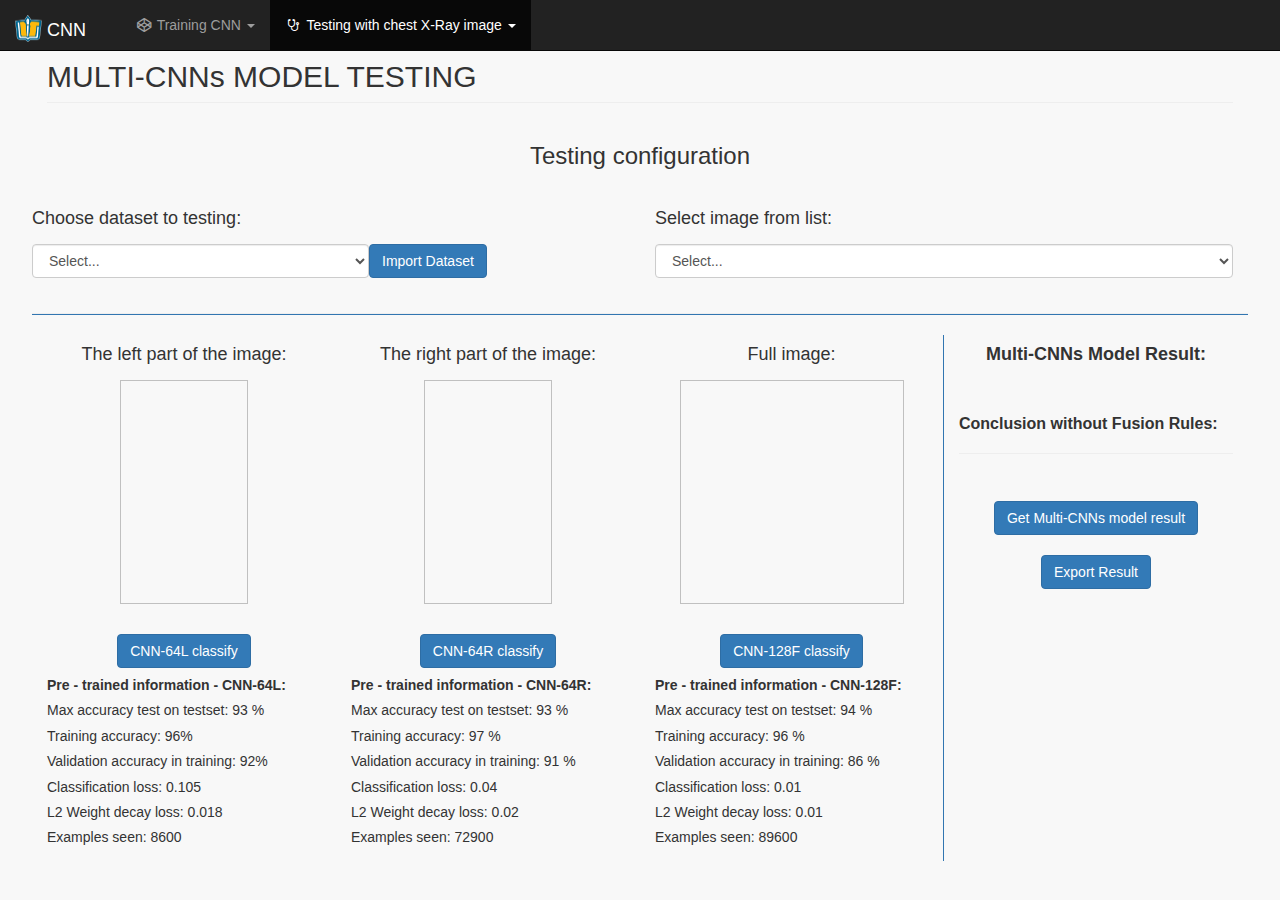
<file: pages/multi-cnn-model.html>
<!DOCTYPE html>
<html>
	<head>
		<title>CNN For X-Ray Images</title>
		<meta charset="UTF-8">
	    <meta http-equiv="X-UA-Compatible" content="IE=edge">
	    <meta name="viewport" content="width=device-width, initial-scale=1">
	<!--Style CSS-->
    	<!-- Bootstrap Core CSS -->
   		<link href="../css/bootstrap.min.css" rel="stylesheet" type="text/css">
    	<!-- MetisMenu CSS -->
   		<link href="../css/metisMenu.min.css" rel="stylesheet" type="text/css">
		 <!-- Custom Fonts -->
    	<link href="../css/font-awesome.min.css" rel="stylesheet" type="text/css">
		<link rel="stylesheet" type="text/css" href="../css/bootstrap-toggle.min.css"/>
		<!-- Custom CSS -->
    	<link href="../css/startmin.css" rel="stylesheet" type="text/css">
		<link href="../css/styles.css" rel="stylesheet" type="text/css"/>
		<style type="text/css">
				.bg-danger {
		    		background-color: #dc3545!important;
				}
				.bg-success {
				    background-color: #28a745!important;
				}
				.img-preview-full{
					display: none;
					width: 128px;
					height: 128px;
				}
				.img-preview-show{
					vertical-align: middle;
					width: 224px;
					height: 224px;
					border:0px;
				}
				.img-preview-show-half{
					vertical-align: middle;
					width: 128px;
					height: 224px;
					border:0px;
				}
				.img-preview-half{
					width: 64px;
					height: 128px;
					display: none;
				}
				#testset_acc{
				  	font-size: 13px;
				  	font-weight: bold;
				}
				#testset_vis {
				  	margin-bottom: 0px;
				}
		</style>
	    
	<!-- Script -->
		<!--JQuery-->
		<script src="../js/jquery-1.11.1.min.js"></script>
		<script src="../js/jquery-ui-1.11.1.min.js"></script>
		<script src="../js/bootstrap-waitingfor.js"></script>
		<script src="../js/bootstrap-waitingfor.min.js"></script>
		<!--<script src="js/bootstrap-toggle.min.js"></script>-->
	    <script src="../js/bootstrap.min.js"></script>
	    <script src="../js/bootstrap-toggle.min.js"></script>
	    <!-- Metis Menu Plugin JavaScript -->
		<script src="../js/metisMenu.min.js"></script>
		<!-- Custom Theme JavaScript -->
		<script src="../js/startmin.js"></script>
	    <!-- Lib for convnetjs -->
		<script src="../lib/vis.js"></script>
		<script src="../lib/util.js"></script>
		<script src="../lib/convnet.js"></script>
	    <!-- Lib for images pre-processing -->
		<!--<script src="../js/model-single-image-helpers.js"></script>-->
		<script src="../js/pica.js"></script>
		<!--lib for progress bar loading network-->
		<script src="../js/progress-bar-lib.js"></script>
		<script src="../js/FileSaver.js"></script>
	<!--Implement convolution neural network code-->
		<script type="text/javascript">
			classes_txt = ['Normal','Abnormal'];
			var dataset_name='';
			//var image_dimension = 0;
			var image_channels = 3;
			var net_128_url = '../x-rays_128/x-rays_128_CNN-128F_network.json';
			var net_128_info_url = '../x-rays_128/x-rays_128_CNN-128F_Information.txt';
			var net_64L_url = '../x-rays_64_left/x-rays_64_left_CNN-64L_network.json';
			var net_64L_info_url = '../x-rays_64_left/x-rays_64_left_CNN-64L_Information.txt';
			var net_64R_url = '../x-rays_64_right/x-rays_64_right_CNN-64R_network.json';
			var net_64R_info_url = '../x-rays_64_right/x-rays_64_right_CNN-64R_Information.txt';
			var image_list_url = '../imgs-for-testing/image-model-ab/1_ab_dataset_test_url.txt';
			var Result_file_name = 'Multi-CNNs-Result-Detail-';
		</script>
		<script src="../js/multi-cnn-model.js"></script>
	</head>
	<body>
	<!-- Body content -->
		<div id = "wrapper"><!--Start div wrapper-->
<!-- Navigation top menu -->
			<div class="row"><!--Start div row contain nav-->
				<nav class="navbar navbar-inverse navbar-fixed-top" role="navigation">
			        <div class="navbar-header" style="display: inline; width: 120px">
			            <a style="color: #FFFFFF;" class="navbar-brand" href="../index.html"><img style=" display: inline-block; width: 32px; height: 32px; padding-right: 5px; padding-bottom: 5px;" src="../images/CNN-Network-Icon.png"/>CNN</a>
			        </div>
			<!-- Top Navigation: Left Menu -->
			        <ul class="nav navbar-nav navbar-left navbar-top-links">
				        <li class="dropdown navbar-inverse">
				            <li class="dropdown">
				                <a class="dropdown-toggle" data-toggle="dropdown">
				                    <i class="fa fa-codepen fa-fw"></i> Training CNN <b class="caret"></b>
				                </a>
				                <ul class="dropdown-menu dropdown-user">
				                	<li>
				                		<a href="cnn-128.html"><i class="fa fa-hand-o-right fa-fw"></i> Training CNN-128F</a>
				                    </li>
				                    <li class="divider"></li>
				                    <li>
				                		<a href="cnn-64L.html"><i class="fa fa-hand-o-right fa-fw"></i> Training CNN-64L</a>
				                    </li>
				                   	<li class="divider"></li>
				                    <li>
				                		<a href="cnn-64R.html"><i class="fa fa-hand-o-right fa-fw"></i> Training CNN-64R</a>
				                    </li>
				                    <li class="divider"></li>
				                </ul>
			            	</li>
			            	<li class="dropdown">
				                <a class="dropdown-toggle" data-toggle="dropdown">
				                    <i class="fa fa-stethoscope fa-fw"></i> Testing with chest X-Ray image <b class="caret"></b>
				                </a>
				                <ul class="dropdown-menu dropdown-user">
				                	<li>
				                		<a href="test-one-image.html"><i class="glyphicon glyphicon-picture"></i> Testing with one image</a>
				                    </li>
				                    <li class="divider"></li>
				                    <li>
				                		<a href="multi-cnn-model.html"><i class="glyphicon glyphicon-picture"></i>Multi-CNNs Model Testing</a>
				                    </li>
				                </ul>
			            	</li>
			        </ul>
	    		</nav>				
			</div><!--End div row contain nav-->
		<!--Page Content-->
			<div class="page-wrapper"><!--Start div page-wrrapper-->
				<div class="container-fluid"><!--Start div container-fluid-->
					<div class="row" style="padding-top: 20px;" >
						<div class="col-md-12">
	                    	<h2 class="page-header">MULTI-CNNs MODEL TESTING</h2>
	                	</div>
	            	</div>
	            	<div class="row justify-content-between"><!--Start div row contain chooser image control-->
	            		<div class="col-md-12">
	            			<h3 style="text-align: center;">Testing configuration</h3>
	            			<br>
	            		</div>
	            		<div class="col-md-6">
	            			<div class="row justify-content-between">
	            				<label><h4>Choose dataset to testing:</h4></label>
								<form class="form-inline">
									<select id="url_list" title="Choose a dataset for testing" class="form-control">
										<option>Select...</option>
										<option value="../imgs-for-testing/image-model-ab/1_ab_dataset_test_url.txt">50 Image in AB-Chest X-ray Dataset</option>
										<option value="../imgs-for-testing/image-model-sz/1_sz_dataset_test_url.txt">150 image The Shenzhen Chest X-ray Dataset </option>
										<option value="../Testing-set/import-testing-set.txt">Testing set in AB-Chest X-ray Dataset </option>
									<input type="button" value="Import Dataset" class="btn btn-primary btn-small btn-inline" onclick="getDatasetUrl()">
								</form>
							</div>
		    			</div>
		  				<div class="col-md-6">
		  					<form class="form-group">
			  					<label><h4>Select image from list:</h4></label>
			  					<select id="images_list" title="Choose a image for testing" class="form-control" onchange="">
			  						<option>Select...</option>
								</select>
							</form>
		  				</div>
	            	</div><!--End div row contain chooser image control-->
	            	<div class="row"><!--Start div row contain image previewer-->
	            		<hr style="border-bottom: 1px solid #3276b1; width: 100%">
	            		<span id="span_image"></span> <!--Span chứa hình ảnh ẩn để test-->
	            		<div class="col-md-3">
							<div id = "div-image" style="text-align: center;">
								<label><h4>The left part of the image: </h4></label> <br>
								<span style="width: 100%; text-align: center;">
									<img class="img-preview-show-half" id='preview_img_64L_show' />
								</span><br><br>
								<span style="text-align: center;"">
									<h4 id = "result-on-64L"></h4>
									<div id="testset_acc_64L"></div>
								</span>
								<div id="testset_vis_64L"></div>
								<input type="submit" value="CNN-64L classify" class="btn btn-primary btn-small btn-inline" onclick="testImage_64L(document.getElementById('preview_img_64L_hide'))">
							</div>
						</div>
						<div class="col-md-3">
							<div id = "div-image" style="text-align: center;">
								<label><h4>The right part of the image: </h4></label> <br>
								<span style="width: 100%; text-align: center;">
									<img class="img-preview-show-half" id='preview_img_64R_show' />
								</span><br><br>
								<span style="text-align: center;"">
									<h4 id = "result-on-64R"></h4>
									<div id="testset_acc_64R"></div>
								</span>
								<div id="testset_vis_64R"></div>
								<input type="submit" value="CNN-64R classify" class="btn btn-primary btn-small btn-inline" onclick="testImage_64R(document.getElementById('preview_img_64R_hide'))">
							</div>
						</div>
						<div class="col-md-3" style="border-right: 1px solid #3276b1;">
							<div id = "div-image" style="text-align: center;">
								<label><h4> Full image: </h4></label> <br>
								<span style="width: 100%; text-align: center;">
									<img class="img-preview-show" id='preview_img_128_show' />
								</span><br><br>
								<span style="text-align: center;"">
									<h4 id = "result-on-128image"></h4>
									<div id="testset_acc_128"></div>
								</span>
								<div id="testset_vis_128"></div>
								<input type="submit" value="CNN-128F classify" class="btn btn-primary btn-small btn-inline" onclick="testImage(document.getElementById('preview_img_128_hide'))">
							</div>
						</div>
						<div class="col-md-3">
							<h4 style="text-align: center; font-weight: bold;"> Multi-CNNs Model Result: </h4><br>
							<span>
								<h3 style="font-weight: bold; font-size: 16px">Conclusion without Fusion Rules:</h3>
								<h4 id = "model-result-times" style="color: #05811C; text-align: center;"></h4>
								<h4 id = "model-result" style="color: #05811C; text-align: center;"></h4>
								<hr>
								<h3 id="title-result-fr" style=" visibility: hidden; font-weight: bold; font-size: 16px"> Conclusion with Fusion Rules:</h3>
								<h4 id = "model-result-value" style="color: #A10707;"></h4>
							</span>
							<div class="form-group" style="text-align: center;">
								<input type="submit" value="Get Multi-CNNs model result" class="btn btn-primary btn-small btn-inline" onclick="test_cnn_model(document.getElementById('preview_img_64L_hide'), document.getElementById('preview_img_64R_hide'), document.getElementById('preview_img_128_hide'))"> <br/><br/>

								<input type="submit" value="Export Result" class="btn btn-primary btn-small btn-inline" onclick="save_model_result_to_csv(Result_file_name+dataset_name)">
							</div>
						</div>
	                </div><!--End div row contain image previewer-->
	                <div class="row"><!--Start div row contain network information-->
	                	<div class="col-md-3">
	                		<div class="form-group">
								<h5 style="font-weight: bold;">Pre - trained information - CNN-64L: </h5>
								<h5 id = "max-acc-train-64L">Max accuracy test on testset:</h5>
								<h5 id = "training-acc-64L">Training accuracy:</h5>
								<h5 id = "validation-acc-train-64L">validation accuracy in training: </h5>
								<h5 id = "classify-loss-64L">Classification loss: </h5>
								<h5 id = "wloss-train-64L">L2 Weight decay loss: </h5>
								<h5 id = "exam-seen-64L">Examples seen: </h5>
								<!--<input type="submit" value="Read Text" class="btn btn-primary btn-small btn-inline" onclick="load_network_pretrained_information();">-->
							</div>
	                	</div>
	                	<div class="col-md-3">
							<div class="form-group">
								<h5 style="font-weight: bold;">Pre - trained information - CNN-64R: </h5>
								<h5 id = "max-acc-train-64R">Max accuracy test on testset:</h5>
								<h5 id = "training-acc-64R">Training accuracy:</h5>
								<h5 id = "validation-acc-train-64R">validation accuracy in training: </h5>
								<h5 id = "classify-loss-64R">Classification loss: </h5>
								<h5 id = "wloss-train-64R">L2 Weight decay loss: </h5>
								<h5 id = "exam-seen-64R">Examples seen: </h5>
								<!--<input type="submit" value="Read Text" class="btn btn-primary btn-small btn-inline" onclick="load_network_pretrained_information();">-->
							</div>
	                	</div>
	                	<div class="col-md-3" style="border-right: 1px solid #3276b1;">
							<div class="form-group">
								<h5 style="font-weight: bold;">Pre - trained information - CNN-128F: </h5>
								<h5 id = "max-acc-train-128">Max accuracy test on testset:</h5>
								<h5 id = "training-acc-128">Training accuracy:</h5>
								<h5 id = "validation-acc-train-128">validation accuracy in training: </h5>
								<h5 id = "classify-loss-128">Classification loss: </h5>
								<h5 id = "wloss-train-128">L2 Weight decay loss: </h5>
								<h5 id = "exam-seen-128">Examples seen: </h5>
								<!--<input type="submit" value="Read Text" class="btn btn-primary btn-small btn-inline" onclick="load_network_pretrained_information();">-->
							</div>
	                	</div>
	                </div><!--End div row contain network information and image previewer-->
	         <!--   	<div class="row">
	            		<hr style="border-bottom: 1px solid #3276b1; width: 100%">
						<div class="col-md-12">
							<h3 style="margin: 0px 0px 3px 0px; text-align: center;">Network Visualization</h3>
							<div class="divsec">
								<div id="visnet"></div>
							</div>
						</div>
					</div>-->
				</div><!--End div container-fluid-->
			</div><!--End div page-wrrapper-->
		</div><!--End div wrapper-->
	</body>
</html>
</file>
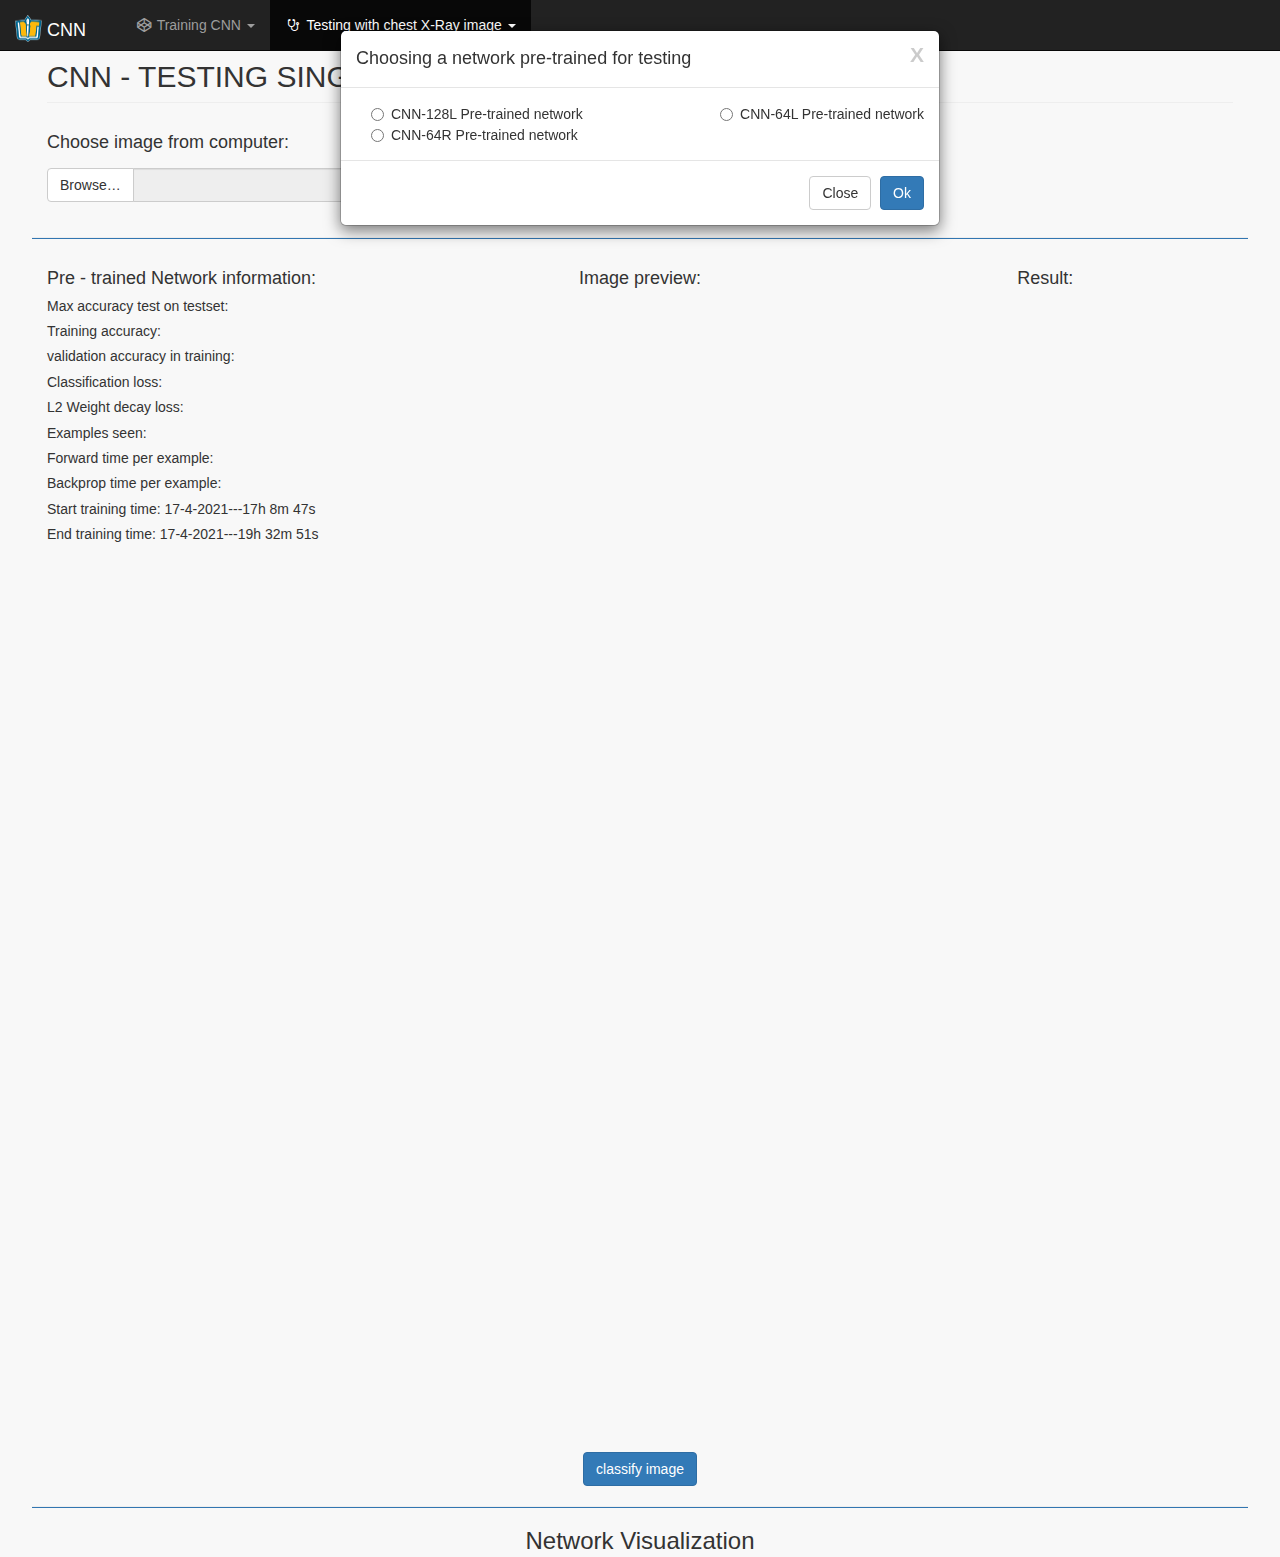
<file: pages/test-one-image.html>
<!DOCTYPE html>
<html>
	<head>
		<title>CNN For X-Ray Images</title>
		<meta charset="UTF-8">
	    <meta http-equiv="X-UA-Compatible" content="IE=edge">
	    <meta name="viewport" content="width=device-width, initial-scale=1">
	<!--Style CSS-->
		<!-- Bootstrap Core CSS -->
	   		<link href="../css/bootstrap.min.css" rel="stylesheet">
	    	<!-- MetisMenu CSS -->
	   		<link href="../css/metisMenu.min.css" rel="stylesheet">
			 <!-- Custom Fonts -->
	    	<link href="../css/font-awesome.min.css" rel="stylesheet" type="text/css">
			<link rel="stylesheet" type="text/css" href="../css/bootstrap-toggle.min.css"/>
			<!-- Custom CSS -->
	    	<link href="../css/startmin.css" rel="stylesheet">
			<link rel="stylesheet" href="../css/styles.css" />
			<style type="text/css">
				.bg-danger {
		    		background-color: #dc3545!important;
				}
				.bg-success {
				    background-color: #28a745!important;
				}
				.img-preview{
					display: none;
				}
				.img-preview-show{
					vertical-align: middle;
					width: auto;
					height: 1128px;
					border:0px;
				}
				#testset_acc{
				  	font-size: 13px;
				  	font-weight: bold;
				}
				#testset_vis {
				  	margin-bottom: 0px;
				}
			</style>
	    
	<!-- Script -->
		<!--JQuery-->
		<script src="../js/jquery-1.11.1.min.js"></script>
		<script src="../js/jquery-ui-1.11.1.min.js"></script>
		<script src="../js/bootstrap-waitingfor.js"></script>
		<script src="../js/bootstrap-waitingfor.min.js"></script>
		<!--<script src="../js/bootstrap-toggle.min.js"></script>-->
	    <script src="../js/bootstrap.min.js"></script>
	    <!-- Metis Menu Plugin JavaScript -->
		<script src="../js/metisMenu.min.js"></script>
		<!-- Custom Theme JavaScript -->
		<script src="../js/startmin.js"></script>
	    <!-- Lib for convnetjs -->
		<script src="../lib/vis.js"></script>
		<script src="../lib/util.js"></script>
		<script src="../lib/convnet.js"></script>
	    <!-- Lib for images pre-processing -->
		<script src="../js/single-image-helpers.js"></script>
		<script src="../js/pica.js"></script>
		<!--lib for progress bar loading network-->
		<script src="../js/progress-bar-lib.js"></script>

	<!--Implement convolution neural network code-->
		<script type="text/javascript">
			classes_txt = ['Normal','Abnormal'];
			var dataset_name='';
			var image_dimension = 128;
			var image_dimension_w = 64;
			var image_dimension_h = 128
			var image_channels = 3;
			var file_url_net='';
			var file_url_info='';
		</script>
		<script src="../js/single-images-demo.js"></script>
	</head>
	<body>
	<!-- Body content -->
		<div id = "wrapper"><!--Start div wrapper-->
			<div id="myProgress">
	  			<div id="myBar"></div>
			</div>
			<div class="modal fade" id="myModal" tabindex="-1" role="dialog" aria-labelledby="myModalLabel" aria-hidden="true">
		      <div class="modal-dialog">
		        <div class="modal-content">
		          <div class="modal-header">
		            <button type="button" class="close" data-dismiss="modal" aria-label="Close"><span aria-hidden="true">X</span></button>
		            <h4 class="modal-title" id="myModalLabel">Choosing a network pre-trained for testing</h4>
		          </div>
		          <div class="modal-body">
		            <label style="margin-left: 10px;" class="radio-inline">
		              <input type="radio" name="inlineRadioOptions" id="128" value="option-128"> CNN-128L Pre-trained network
		            </label>
		            <label class="radio-inline">
		              <input type="radio" name="inlineRadioOptions" id="64L" value="option-64L"> CNN-64L Pre-trained network
		            </label>
		            <label class="radio-inline">
		              <input type="radio" name="inlineRadioOptions" id="64R" value="option-32L"> CNN-64R Pre-trained network
		            </label>
		          </div>
		          <div class="modal-footer">
		            <button id="btnClose" type="button" class="btn btn-default" data-dismiss="modal">Close</button>
		            <button id="btnSave" type="button" class="btn btn-primary">Ok</button>
		          </div>
		        </div>
		      </div>
		    </div>
<!-- Navigation top menu -->
			<div class="row"><!--Start div row contain nav-->
				<nav class="navbar navbar-inverse navbar-fixed-top" role="navigation">
			        <div class="navbar-header" style="display: inline; width: 120px">
			            <a style="color: #FFFFFF;" class="navbar-brand" href="../index.html"><img style=" display: inline-block; width: 32px; height: 32px; padding-right: 5px; padding-bottom: 5px;" src="../images/CNN-Network-Icon.png"/>CNN</a>
			        </div>
			<!-- Top Navigation: Left Menu -->
			        <ul class="nav navbar-nav navbar-left navbar-top-links">
				        <li class="dropdown navbar-inverse">
				            <li class="dropdown">
				                <a class="dropdown-toggle" data-toggle="dropdown">
				                    <i class="fa fa-codepen fa-fw"></i> Training CNN <b class="caret"></b>
				                </a>
				                <ul class="dropdown-menu dropdown-user">
				                	<li>
				                		<a href="cnn-128.html"><i class="fa fa-hand-o-right fa-fw"></i> Training CNN-128F</a>
				                    </li>
				                    <li class="divider"></li>
				                    <li>
				                		<a href="cnn-64L.html"><i class="fa fa-hand-o-right fa-fw"></i> Training CNN-64L</a>
				                    </li>
				                   	<li class="divider"></li>
				                    <li>
				                		<a href="cnn-64R.html"><i class="fa fa-hand-o-right fa-fw"></i> Training CNN-64R</a>
				                    </li>
				                    <li class="divider"></li>
				                   <!-- <li>
				                		<a href="cnn-64R.html"><i class="fa fa-hand-o-right fa-fw"></i> Training CNN with chest x-rays image 64x64</a>
				                    </li>-->
				                </ul>
			            	</li>
			            	<li class="dropdown">
				                <a class="dropdown-toggle" data-toggle="dropdown">
				                    <i class="fa fa-stethoscope fa-fw"></i> Testing with chest X-Ray image <b class="caret"></b>
				                </a>
				                <ul class="dropdown-menu dropdown-user">
				                	<li>
				                		<a href="test-one-image.html"><i class="glyphicon glyphicon-picture"></i> Testing with one image</a>
				                    </li>
				                    <li class="divider"></li>
				                    <li>
				                		<a href="multi-cnn-model.html"><i class="glyphicon glyphicon-picture"></i>Multi-CNNs Model Testing</a>
				                    </li>
				                </ul>
			            	</li>
				        </li>
			        </ul>
	    		</nav>				
			</div><!--End div row contain nav-->
		<!--Page Content-->
			<div class="page-wrapper"><!--Start div page-wrrapper-->
				<div class="container-fluid"><!--Start div container-fluid-->
					<div class="row" style="padding-top: 20px;" >
						<div class="col-md-12">
	                    	<h2 class="page-header">CNN - TESTING SINGLE IMAGE FROM COMPUTER</h2>
	                	</div>
	            	</div>
	            	<div class="row"><!--Start div row contain chooser image control-->
	            		<div class="col-md-6">
				    		<div class="form-group">
					    		<label><h4>Choose image from computer: </h4></label>
					    		<div class="input-group">
			           				<span class="input-group-btn">
				                		<span class="btn btn-default btn-file">
				                    	Browse… <input type="file" id="imgInp" accept="image/png, image/jpeg">
				                		</span>
			            			</span>
			            			<input type="text" class="form-control" readonly>
			        			</div>		
		        			</div>
		    			</div>
	            	</div><!--End div row contain chooser image control-->
	            	<div class="row"><!--Start div row contain network information and image previewer-->
	            		<hr style="border-bottom: 1px solid #3276b1; width: 100%">
	            		<div class="col-md-4">
							<div class="form-group">
								<h4>Pre - trained Network information: </h4>
								<h5 id = "max-acc-train">Max accuracy test on testset:</h5>
								<h5 id = "training-acc">Training accuracy:</h5>
								<h5 id = "validation-acc-train">validation accuracy in training: </h5>
								<h5 id = "classify-loss">Classification loss: </h5>
								<h5 id = "wloss-train">L2 Weight decay loss: </h5>
								<h5 id = "exam-seen">Examples seen: </h5>
								<h5 id = "forward-time">Forward time per example: </h5>
								<h5 id = "backprop-time">Backprop time per example: </h5>
								<h5 >Start training time: 17-4-2021---17h 8m 47s </h5>
								<h5 >End training time: 17-4-2021---19h 32m 51s </h5>
								<!--<input type="submit" value="Read Text" class="btn btn-primary btn-small btn-inline" onclick="load_network_pretrained_information();">-->
							</div>
						</div>
						<div class="col-md-4">
							<div id = "div-image" style="text-align: center;">
								<label><h4>Image preview: </h4></label> <br>
								<span id = "span_image">
									
								</span>
								<span style="width: 100%; height: 128px; text-align: center;">
									<img class="img-preview-show" id='preview_img_show' />
								</span><br><br>
								<input type="submit" value="classify image" class="btn btn-primary btn-small btn-inline" onclick="testImage(document.getElementById('preview_img'))">
							</div>
						</div>
						<div class="col-md-4">
							<span style="text-align: center;"">
								<h4>Result: </h4>
								<div id="testset_acc"></div>
							</span>
							<div id="testset_vis"></div>
						</div>
	                </div><!--End div row contain network information and image previewer-->
	            	<div class="row">
	            		<hr style="border-bottom: 1px solid #3276b1; width: 100%">
						<div class="col-md-12">
							<h3 style="margin: 0px 0px 3px 0px; text-align: center;">Network Visualization</h3>
							<div class="divsec">
								<div id="visnet"></div>
							</div>
						</div>
					</div>
				</div><!--End div container-fluid-->
			</div><!--End div page-wrrapper-->
		</div><!--End div wrapper-->
	</body>
</html>
</file>
<file: css/timeline.css>
.timeline {
    position: relative;
    padding: 20px 0 20px;
    list-style: none;
}

.timeline:before {
    content: " ";
    position: absolute;
    top: 0;
    bottom: 0;
    left: 50%;
    width: 3px;
    margin-left: -1.5px;
    background-color: #eeeeee;
}

.timeline > li {
    position: relative;
    margin-bottom: 20px;
}

.timeline > li:before,
.timeline > li:after {
    content: " ";
    display: table;
}

.timeline > li:after {
    clear: both;
}

.timeline > li:before,
.timeline > li:after {
    content: " ";
    display: table;
}

.timeline > li:after {
    clear: both;
}

.timeline > li > .timeline-panel {
    float: left;
    position: relative;
    width: 46%;
    padding: 20px;
    border: 1px solid #d4d4d4;
    border-radius: 2px;
    -webkit-box-shadow: 0 1px 6px rgba(0,0,0,0.175);
    box-shadow: 0 1px 6px rgba(0,0,0,0.175);
}

.timeline > li > .timeline-panel:before {
    content: " ";
    display: inline-block;
    position: absolute;
    top: 26px;
    right: -15px;
    border-top: 15px solid transparent;
    border-right: 0 solid #ccc;
    border-bottom: 15px solid transparent;
    border-left: 15px solid #ccc;
}

.timeline > li > .timeline-panel:after {
    content: " ";
    display: inline-block;
    position: absolute;
    top: 27px;
    right: -14px;
    border-top: 14px solid transparent;
    border-right: 0 solid #fff;
    border-bottom: 14px solid transparent;
    border-left: 14px solid #fff;
}

.timeline > li > .timeline-badge {
    z-index: 100;
    position: absolute;
    top: 16px;
    left: 50%;
    width: 50px;
    height: 50px;
    margin-left: -25px;
    border-radius: 50% 50% 50% 50%;
    text-align: center;
    font-size: 1.4em;
    line-height: 50px;
    color: #fff;
    background-color: #999999;
}

.timeline > li.timeline-inverted > .timeline-panel {
    float: right;
}

.timeline > li.timeline-inverted > .timeline-panel:before {
    right: auto;
    left: -15px;
    border-right-width: 15px;
    border-left-width: 0;
}

.timeline > li.timeline-inverted > .timeline-panel:after {
    right: auto;
    left: -14px;
    border-right-width: 14px;
    border-left-width: 0;
}

.timeline-badge.primary {
    background-color: #2e6da4 !important;
}

.timeline-badge.success {
    background-color: #3f903f !important;
}

.timeline-badge.warning {
    background-color: #f0ad4e !important;
}

.timeline-badge.danger {
    background-color: #d9534f !important;
}

.timeline-badge.info {
    background-color: #5bc0de !important;
}

.timeline-title {
    margin-top: 0;
    color: inherit;
}

.timeline-body > p,
.timeline-body > ul {
    margin-bottom: 0;
}

.timeline-body > p + p {
    margin-top: 5px;
}

@media(max-width:767px) {
    ul.timeline:before {
        left: 40px;
    }

    ul.timeline > li > .timeline-panel {
        width: calc(100% - 90px);
        width: -moz-calc(100% - 90px);
        width: -webkit-calc(100% - 90px);
    }

    ul.timeline > li > .timeline-badge {
        top: 16px;
        left: 15px;
        margin-left: 0;
    }

    ul.timeline > li > .timeline-panel {
        float: right;
    }

    ul.timeline > li > .timeline-panel:before {
        right: auto;
        left: -15px;
        border-right-width: 15px;
        border-left-width: 0;
    }

    ul.timeline > li > .timeline-panel:after {
        right: auto;
        left: -14px;
        border-right-width: 14px;
        border-left-width: 0;
    }
}
</file>
<file: source-code-final/css/timeline.css>
.timeline {
    position: relative;
    padding: 20px 0 20px;
    list-style: none;
}

.timeline:before {
    content: " ";
    position: absolute;
    top: 0;
    bottom: 0;
    left: 50%;
    width: 3px;
    margin-left: -1.5px;
    background-color: #eeeeee;
}

.timeline > li {
    position: relative;
    margin-bottom: 20px;
}

.timeline > li:before,
.timeline > li:after {
    content: " ";
    display: table;
}

.timeline > li:after {
    clear: both;
}

.timeline > li:before,
.timeline > li:after {
    content: " ";
    display: table;
}

.timeline > li:after {
    clear: both;
}

.timeline > li > .timeline-panel {
    float: left;
    position: relative;
    width: 46%;
    padding: 20px;
    border: 1px solid #d4d4d4;
    border-radius: 2px;
    -webkit-box-shadow: 0 1px 6px rgba(0,0,0,0.175);
    box-shadow: 0 1px 6px rgba(0,0,0,0.175);
}

.timeline > li > .timeline-panel:before {
    content: " ";
    display: inline-block;
    position: absolute;
    top: 26px;
    right: -15px;
    border-top: 15px solid transparent;
    border-right: 0 solid #ccc;
    border-bottom: 15px solid transparent;
    border-left: 15px solid #ccc;
}

.timeline > li > .timeline-panel:after {
    content: " ";
    display: inline-block;
    position: absolute;
    top: 27px;
    right: -14px;
    border-top: 14px solid transparent;
    border-right: 0 solid #fff;
    border-bottom: 14px solid transparent;
    border-left: 14px solid #fff;
}

.timeline > li > .timeline-badge {
    z-index: 100;
    position: absolute;
    top: 16px;
    left: 50%;
    width: 50px;
    height: 50px;
    margin-left: -25px;
    border-radius: 50% 50% 50% 50%;
    text-align: center;
    font-size: 1.4em;
    line-height: 50px;
    color: #fff;
    background-color: #999999;
}

.timeline > li.timeline-inverted > .timeline-panel {
    float: right;
}

.timeline > li.timeline-inverted > .timeline-panel:before {
    right: auto;
    left: -15px;
    border-right-width: 15px;
    border-left-width: 0;
}

.timeline > li.timeline-inverted > .timeline-panel:after {
    right: auto;
    left: -14px;
    border-right-width: 14px;
    border-left-width: 0;
}

.timeline-badge.primary {
    background-color: #2e6da4 !important;
}

.timeline-badge.success {
    background-color: #3f903f !important;
}

.timeline-badge.warning {
    background-color: #f0ad4e !important;
}

.timeline-badge.danger {
    background-color: #d9534f !important;
}

.timeline-badge.info {
    background-color: #5bc0de !important;
}

.timeline-title {
    margin-top: 0;
    color: inherit;
}

.timeline-body > p,
.timeline-body > ul {
    margin-bottom: 0;
}

.timeline-body > p + p {
    margin-top: 5px;
}

@media(max-width:767px) {
    ul.timeline:before {
        left: 40px;
    }

    ul.timeline > li > .timeline-panel {
        width: calc(100% - 90px);
        width: -moz-calc(100% - 90px);
        width: -webkit-calc(100% - 90px);
    }

    ul.timeline > li > .timeline-badge {
        top: 16px;
        left: 15px;
        margin-left: 0;
    }

    ul.timeline > li > .timeline-panel {
        float: right;
    }

    ul.timeline > li > .timeline-panel:before {
        right: auto;
        left: -15px;
        border-right-width: 15px;
        border-left-width: 0;
    }

    ul.timeline > li > .timeline-panel:after {
        right: auto;
        left: -14px;
        border-right-width: 14px;
        border-left-width: 0;
    }
}
</file>
<file: css/styles.css>
* {
  margin: 0;
  padding: 0;
  box-sizing: border-box;
}

#trainstats{
	width: 20%;
	float: left;
	padding: 3px;
}

#secpart{
	width: 50%;
	float: left;
	padding: 5px;
	text-align: center;
	border-left: 1px solid #3276b1;
}

#controls{
	width: 100%;
	margin: auto;
}
.layer {
  border: 1px solid #999;
  margin-bottom: 5px;
  text-align: left;
  padding: 10px;
  width: 100%;
  background-color: #faebcc;
}
.layer_act {
  width: 450px;
  padding-left:  5px;
  float: right;
  width: 50%;
}
.ltconv {
  background-color: #bfe8bf;
}
.ltrelu {
  background-color: #ebccd1;
}
.ltpool {
  background-color: #abdce6;
}
.ltsoftmax {
  background-color: #f0ad4e;
}
.ltfc {
  background-color: #9190ec;
}
.ltlrn {
  background-color: #DFD; 
}
.ltdropout {
  background-color: #AAA;  
}
.ltitle {
  color: #333;
  font-size: 18px;
}
.actmap {
  margin: 1px;
}
#trainstats {
  text-align: left;
}
.clear {
  clear: both;
}
#wrap {
  width: 800px;
  margin-left: auto;
  margin-right: auto;
}

.secpart {
  width: 400px;
  float: left;
}
.testdiv {
  background-color: rgba(255,255,255,0.65);
  height: auto;
  width: 100%;
  display: inline-block;
  font-size: 12px;
  box-shadow: 0px 0px 2px 2px #EEE;
  margin: 5px;
  padding: 5px;
  color: black;
}
.testdiv canvas {
  float: left;
  width: 64px;
}
.probsdiv {
  width: 250px;
  font-size: 12px;
  box-shadow: 0px 0px 2px 2px #EEE;
  margin: 0 auto;
  padding: 5px;
  overflow: auto;
  position: relative;
}
.probsdiv canvas {
  float: left;
  margin:auto;
  left:0;
  right:0;
  bottom:0;
}

.probsdiv-test-one{
    font-size: 12px;
    margin: auto;
    padding: 10px;
    width: 100%;
}
.pp {
  margin: 1px;
  padding: 1px;
}
.imageTest{
  float: left;
}

#testset_vis {
  margin-bottom: 200px;
}
/* Choose Image control*/
.btn-file {
    position: relative;
    overflow: hidden;
}
.btn-file input[type=file] {
    position: absolute;
    top: 0;
    right: 0;
    min-width: 100%;
    min-height: 100%;
    font-size: 100px;
    text-align: right;
    filter: alpha(opacity=0);
    opacity: 0;
    outline: none;
    background: white;
    cursor: inherit;
    display: block;
}

#img-upload{
    width: 100%;
}
/*Process bar loading*/
</file>
<file: css/metisMenu.min.css>
/*
 * metismenu - v1.1.3
 * Easy menu jQuery plugin for Twitter Bootstrap 3
 * https://github.com/onokumus/metisMenu
 *
 * Made by Osman Nuri Okumus
 * Under MIT License
 */

.arrow{float:right;line-height:1.42857}.glyphicon.arrow:before{content:"\e079"}.active>a>.glyphicon.arrow:before{content:"\e114"}.fa.arrow:before{content:"\f104"}.active>a>.fa.arrow:before{content:"\f107"}.plus-times{float:right}.fa.plus-times:before{content:"\f067"}.active>a>.fa.plus-times{filter:progid:DXImageTransform.Microsoft.BasicImage(rotation=1);-webkit-transform:rotate(45deg);-moz-transform:rotate(45deg);-ms-transform:rotate(45deg);-o-transform:rotate(45deg);transform:rotate(45deg)}.plus-minus{float:right}.fa.plus-minus:before{content:"\f067"}.active>a>.fa.plus-minus:before{content:"\f068"}
</file>
<file: css/startmin.css>
/*!
 * Start Bootstrap - SB Admin 2 Bootstrap Admin Theme (http://startbootstrap.com)
 * Code licensed under the Apache License v2.0.
 * For details, see http://www.apache.org/licenses/LICENSE-2.0.
 */

body {
    background-color: #f8f8f8;
}

#wrapper {
    width: 95%;
    margin: auto;
    padding: auto;

}

#page-wrapper {
    padding: 30px 15px 0 15px;
    min-height: 568px;
    background-color: #fff;
    width: 100%;
}

@media(min-width:768px) {
    #page-wrapper {
        position: inherit;
        margin-left: 300px;
        padding: 30px 30px 0 30px;
        border-left: 1px solid #e7e7e7;
    }
}

.navbar-header {
    float: left;
}

.navbar-left {
    float: left;
}

.navbar-right {
    text-align: right;
}

.navbar-top-links {
    margin: 0;
}

.navbar-top-links li {
    display: inline-block;
}

.navbar-top-links li:last-child {
    margin-right: 6px;
}

.navbar-top-links li a {
    padding: 15px;
    min-height: 50px;
}

.navbar-top-links>li>a {
    color: #999;
}

.navbar-top-links>li>a:hover, .navbar-top-links>li>a:focus, .navbar-top-links>.open>a, .navbar-top-links>.open>a:hover, .navbar-top-links>.open>a:focus {
    color: #fff;
    background-color: #222;
}

.navbar-top-links .dropdown-menu li {
    display: block;
}

.navbar-top-links .dropdown-menu li:last-child {
    margin-right: 0;
}

.navbar-top-links .dropdown-menu li a {
    padding: 3px 20px;
    min-height: 0;
}

.navbar-top-links .dropdown-menu li a div {
    white-space: normal;
}

.navbar-top-links .dropdown-messages,
.navbar-top-links .dropdown-tasks,
.navbar-top-links .dropdown-alerts {
    width: 310px;
    min-width: 0;
}

.navbar-top-links .dropdown-messages {
    margin-left: 5px;
}

.navbar-top-links .dropdown-tasks {
    margin-left: -59px;
}

.navbar-top-links .dropdown-alerts {
    margin-left: -123px;
}

.navbar-top-links .dropdown-user {
    right: 0;
    left: auto;
}

.sidebar .sidebar-nav.navbar-collapse {
    padding-right: 0;
    padding-left: 0;
}

.sidebar .sidebar-search {
    padding: 15px;
}

.sidebar ul li {
    border-bottom: 1px solid #e7e7e7;
}

.sidebar ul li a.active {
    background-color: #eee;
}

.sidebar .arrow {
    float: right;
}

.sidebar .fa.arrow:before {
    content: "\f104";
}

.sidebar .active>a>.fa.arrow:before {
    content: "\f107";
}

.sidebar .nav-second-level li,
.sidebar .nav-third-level li {
    border-bottom: 0!important;
}

.sidebar .nav-second-level li a {
    padding-left: 30px;
}

.sidebar .nav-third-level li a {
    padding-left: 35px;
}

@media(min-width:768px) {
    .sidebar {
        z-index: 1;
        position: absolute;
        width: 300px;
        margin-top: 35px;
    }

    .navbar-top-links .dropdown-messages,
    .navbar-top-links .dropdown-tasks,
    .navbar-top-links .dropdown-alerts {
        margin-left: auto;
    }
}

.btn-outline {
    color: inherit;
    background-color: transparent;
    transition: all .5s;
}

.btn-primary.btn-outline {
    color: #428bca;
}

.btn-success.btn-outline {
    color: #5cb85c;
}

.btn-info.btn-outline {
    color: #5bc0de;
}

.btn-warning.btn-outline {
    color: #f0ad4e;
}

.btn-danger.btn-outline {
    color: #d9534f;
}

.btn-primary.btn-outline:hover,
.btn-success.btn-outline:hover,
.btn-info.btn-outline:hover,
.btn-warning.btn-outline:hover,
.btn-danger.btn-outline:hover {
    color: #fff;
}

.chat {
    margin: 0;
    padding: 0;
    list-style: none;
}

.chat li {
    margin-bottom: 10px;
    padding-bottom: 5px;
    border-bottom: 1px dotted #999;
}

.chat li.left .chat-body {
    margin-left: 60px;
}

.chat li.right .chat-body {
    margin-right: 60px;
}

.chat li .chat-body p {
    margin: 0;
}

.panel .slidedown .glyphicon,
.chat .glyphicon {
    margin-right: 5px;
}

.chat-panel .panel-body {
    height: 350px;
    overflow-y: scroll;
}

.login-panel {
    margin-top: 25%;
}

.flot-chart {
    display: block;
    height: 400px;
}

.flot-chart-content {
    width: 100%;
    height: 100%;
}

.dataTables_wrapper {
    position: relative;
    clear: both;
}

table.dataTable thead .sorting,
table.dataTable thead .sorting_asc,
table.dataTable thead .sorting_desc,
table.dataTable thead .sorting_asc_disabled,
table.dataTable thead .sorting_desc_disabled {
    background: 0 0;
}

table.dataTable thead .sorting_asc:after {
    content: "\f0de";
    float: right;
    font-family: fontawesome;
}

table.dataTable thead .sorting_desc:after {
    content: "\f0dd";
    float: right;
    font-family: fontawesome;
}

table.dataTable thead .sorting:after {
    content: "\f0dc";
    float: right;
    font-family: fontawesome;
    color: rgba(50,50,50,.5);
}

.btn-circle {
    width: 30px;
    height: 30px;
    padding: 6px 0;
    border-radius: 15px;
    text-align: center;
    font-size: 12px;
    line-height: 1.428571429;
}

.btn-circle.btn-lg {
    width: 50px;
    height: 50px;
    padding: 10px 16px;
    border-radius: 25px;
    font-size: 18px;
    line-height: 1.33;
}

.btn-circle.btn-xl {
    width: 70px;
    height: 70px;
    padding: 10px 16px;
    border-radius: 35px;
    font-size: 24px;
    line-height: 1.33;
}

.show-grid [class^=col-] {
    padding-top: 10px;
    padding-bottom: 10px;
    border: 1px solid #ddd;
    background-color: #eee!important;
}

.show-grid {
    margin: 15px 0;
}

.huge {
    font-size: 40px;
}

.panel-green {
    border-color: #5cb85c;
}

.panel-green .panel-heading {
    border-color: #5cb85c;
    color: #fff;
    background-color: #5cb85c;
}

.panel-green a {
    color: #5cb85c;
}

.panel-green a:hover {
    color: #3d8b3d;
}

.panel-red {
    border-color: #d9534f;
}

.panel-red .panel-heading {
    border-color: #d9534f;
    color: #fff;
    background-color: #d9534f;
}

.panel-red a {
    color: #d9534f;
}

.panel-red a:hover {
    color: #b52b27;
}

.panel-yellow {
    border-color: #f0ad4e;
}

.panel-yellow .panel-heading {
    border-color: #f0ad4e;
    color: #fff;
    background-color: #f0ad4e;
}

.panel-yellow a {
    color: #f0ad4e;
}

.panel-yellow a:hover {
    color: #df8a13;
}

/* Hero Widgets */
.hero-widget {
    text-align: center;
    padding-top: 20px;
    padding-bottom: 20px;
}
.hero-widget .icon {
    display: block;
    font-size: 96px;
    line-height: 96px;
    margin-bottom: 10px;
    text-align: center;
}
.hero-widget .value {
    display: block;
    height: 64px;
    font-size: 64px;
    line-height: 64px;
    font-style: normal;
}
.hero-widget label { font-size: 17px; }
.hero-widget .options { margin-top: 10px; }

/* Tabbed Panels */
.panel.tabbed-panel .panel-heading{
    padding-top: 5px;
    padding-right: 5px;
    padding-bottom: 0;
}
.panel.tabbed-panel .panel-heading .panel-title{
    padding: 9px 0;
    font-size: 1em;
    line-height: 1em;
}
.panel.tabbed-panel .nav-tabs{
    border-bottom: none;
}
.panel.tabbed-panel .nav-tabs > li > a{
    line-height: 1em;
}
.panel.tabbed-panel .nav-justified{
    margin-bottom: -1px;
}

.tabbed-panel.panel-default .nav-tabs > li > a,
.tabbed-panel.panel-default .nav-tabs > li > a:hover,
.tabbed-panel.panel-default .nav-tabs > li > a:focus {
    color: #777;
}
.tabbed-panel.panel-default .nav-tabs > .open > a,
.tabbed-panel.panel-default .nav-tabs > .open > a:hover,
.tabbed-panel.panel-default .nav-tabs > .open > a:focus,
.tabbed-panel.panel-default .nav-tabs > li > a:hover,
.tabbed-panel.panel-default .nav-tabs > li > a:focus {
    color: #777;
    background-color: #ddd;
    border-color: transparent;
}
.tabbed-panel.panel-default .nav-tabs > li.active > a,
.tabbed-panel.panel-default .nav-tabs > li.active > a:hover,
.tabbed-panel.panel-default .nav-tabs > li.active > a:focus {
    color: #555;
    background-color: #fff;
    border-color: #ddd;
    border-bottom-color: transparent;
}
.tabbed-panel.panel-default .nav-tabs > li.dropdown .dropdown-menu {
    background-color: #f5f5f5;
    border-color: #ddd;
}
.tabbed-panel.panel-default .nav-tabs > li.dropdown .dropdown-menu > li > a {
    color: #777;
}
.tabbed-panel.panel-default .nav-tabs > li.dropdown .dropdown-menu > li > a:hover,
.tabbed-panel.panel-default .nav-tabs > li.dropdown .dropdown-menu > li > a:focus {
    background-color: #ddd;
}
.tabbed-panel.panel-default .nav-tabs > li.dropdown .dropdown-menu > .active > a,
.tabbed-panel.panel-default .nav-tabs > li.dropdown .dropdown-menu > .active > a:hover,
.tabbed-panel.panel-default .nav-tabs > li.dropdown .dropdown-menu > .active > a:focus {
    color: #fff;
    background-color: #555;
}

.tabbed-panel.panel-primary .nav-tabs > li > a,
.tabbed-panel.panel-primary .nav-tabs > li > a:hover,
.tabbed-panel.panel-primary .nav-tabs > li > a:focus {
    color: #fff;
}
.tabbed-panel.panel-primary .nav-tabs > .open > a,
.tabbed-panel.panel-primary .nav-tabs > .open > a:hover,
.tabbed-panel.panel-primary .nav-tabs > .open > a:focus,
.tabbed-panel.panel-primary .nav-tabs > li > a:hover,
.tabbed-panel.panel-primary .nav-tabs > li > a:focus {
    color: #fff;
    background-color: #3071a9;
    border-color: transparent;
}
.tabbed-panel.panel-primary .nav-tabs > li.active > a,
.tabbed-panel.panel-primary .nav-tabs > li.active > a:hover,
.tabbed-panel.panel-primary .nav-tabs > li.active > a:focus {
    color: #428bca;
    background-color: #fff;
    border-color: #428bca;
    border-bottom-color: transparent;
}
.tabbed-panel.panel-primary .nav-tabs > li.dropdown .dropdown-menu {
    background-color: #428bca;
    border-color: #3071a9;
}
.tabbed-panel.panel-primary .nav-tabs > li.dropdown .dropdown-menu > li > a {
    color: #fff;
}
.tabbed-panel.panel-primary .nav-tabs > li.dropdown .dropdown-menu > li > a:hover,
.tabbed-panel.panel-primary .nav-tabs > li.dropdown .dropdown-menu > li > a:focus {
    background-color: #3071a9;
}
.tabbed-panel.panel-primary .nav-tabs > li.dropdown .dropdown-menu > .active > a,
.tabbed-panel.panel-primary .nav-tabs > li.dropdown .dropdown-menu > .active > a:hover,
.tabbed-panel.panel-primary .nav-tabs > li.dropdown .dropdown-menu > .active > a:focus {
    background-color: #4a9fe9;
}


.tabbed-panel.panel-success .nav-tabs > li > a,
.tabbed-panel.panel-success .nav-tabs > li > a:hover,
.tabbed-panel.panel-success .nav-tabs > li > a:focus {
    color: #3c763d;
}
.tabbed-panel.panel-success .nav-tabs > .open > a,
.tabbed-panel.panel-success .nav-tabs > .open > a:hover,
.tabbed-panel.panel-success .nav-tabs > .open > a:focus,
.tabbed-panel.panel-success .nav-tabs > li > a:hover,
.tabbed-panel.panel-success .nav-tabs > li > a:focus {
    color: #3c763d;
    background-color: #d6e9c6;
    border-color: transparent;
}
.tabbed-panel.panel-success .nav-tabs > li.active > a,
.tabbed-panel.panel-success .nav-tabs > li.active > a:hover,
.tabbed-panel.panel-success .nav-tabs > li.active > a:focus {
    color: #3c763d;
    background-color: #fff;
    border-color: #d6e9c6;
    border-bottom-color: transparent;
}
.tabbed-panel.panel-success .nav-tabs > li.dropdown .dropdown-menu {
    background-color: #dff0d8;
    border-color: #d6e9c6;
}
.tabbed-panel.panel-success .nav-tabs > li.dropdown .dropdown-menu > li > a {
    color: #3c763d;
}
.tabbed-panel.panel-success .nav-tabs > li.dropdown .dropdown-menu > li > a:hover,
.tabbed-panel.panel-success .nav-tabs > li.dropdown .dropdown-menu > li > a:focus {
    background-color: #d6e9c6;
}
.tabbed-panel.panel-success .nav-tabs > li.dropdown .dropdown-menu > .active > a,
.tabbed-panel.panel-success .nav-tabs > li.dropdown .dropdown-menu > .active > a:hover,
.tabbed-panel.panel-success .nav-tabs > li.dropdown .dropdown-menu > .active > a:focus {
    color: #fff;
    background-color: #3c763d;
}

.tabbed-panel.panel-info .nav-tabs > li > a,
.tabbed-panel.panel-info .nav-tabs > li > a:hover,
.tabbed-panel.panel-info .nav-tabs > li > a:focus {
    color: #31708f;
}
.tabbed-panel.panel-info .nav-tabs > .open > a,
.tabbed-panel.panel-info .nav-tabs > .open > a:hover,
.tabbed-panel.panel-info .nav-tabs > .open > a:focus,
.tabbed-panel.panel-info .nav-tabs > li > a:hover,
.tabbed-panel.panel-info .nav-tabs > li > a:focus {
    color: #31708f;
    background-color: #bce8f1;
    border-color: transparent;
}
.tabbed-panel.panel-info .nav-tabs > li.active > a,
.tabbed-panel.panel-info .nav-tabs > li.active > a:hover,
.tabbed-panel.panel-info .nav-tabs > li.active > a:focus {
    color: #31708f;
    background-color: #fff;
    border-color: #bce8f1;
    border-bottom-color: transparent;
}
.tabbed-panel.panel-info .nav-tabs > li.dropdown .dropdown-menu {
    background-color: #d9edf7;
    border-color: #bce8f1;
}
.tabbed-panel.panel-info .nav-tabs > li.dropdown .dropdown-menu > li > a {
    color: #31708f;
}
.tabbed-panel.panel-info .nav-tabs > li.dropdown .dropdown-menu > li > a:hover,
.tabbed-panel.panel-info .nav-tabs > li.dropdown .dropdown-menu > li > a:focus {
    background-color: #bce8f1;
}
.tabbed-panel.panel-info .nav-tabs > li.dropdown .dropdown-menu > .active > a,
.tabbed-panel.panel-info .nav-tabs > li.dropdown .dropdown-menu > .active > a:hover,
.tabbed-panel.panel-info .nav-tabs > li.dropdown .dropdown-menu > .active > a:focus {
    color: #fff;
    background-color: #31708f;
}

.tabbed-panel.panel-warning .nav-tabs > li > a,
.tabbed-panel.panel-warning .nav-tabs > li > a:hover,
.tabbed-panel.panel-warning .nav-tabs > li > a:focus {
    color: #8a6d3b;
}
.tabbed-panel.panel-warning .nav-tabs > .open > a,
.tabbed-panel.panel-warning .nav-tabs > .open > a:hover,
.tabbed-panel.panel-warning .nav-tabs > .open > a:focus,
.tabbed-panel.panel-warning .nav-tabs > li > a:hover,
.tabbed-panel.panel-warning .nav-tabs > li > a:focus {
    color: #8a6d3b;
    background-color: #faebcc;
    border-color: transparent;
}
.tabbed-panel.panel-warning .nav-tabs > li.active > a,
.tabbed-panel.panel-warning .nav-tabs > li.active > a:hover,
.tabbed-panel.panel-warning .nav-tabs > li.active > a:focus {
    color: #8a6d3b;
    background-color: #fff;
    border-color: #faebcc;
    border-bottom-color: transparent;
}
.tabbed-panel.panel-warning .nav-tabs > li.dropdown .dropdown-menu {
    background-color: #fcf8e3;
    border-color: #faebcc;
}
.tabbed-panel.panel-warning .nav-tabs > li.dropdown .dropdown-menu > li > a {
    color: #8a6d3b;
}
.tabbed-panel.panel-warning .nav-tabs > li.dropdown .dropdown-menu > li > a:hover,
.tabbed-panel.panel-warning .nav-tabs > li.dropdown .dropdown-menu > li > a:focus {
    background-color: #faebcc;
}
.tabbed-panel.panel-warning .nav-tabs > li.dropdown .dropdown-menu > .active > a,
.tabbed-panel.panel-warning .nav-tabs > li.dropdown .dropdown-menu > .active > a:hover,
.tabbed-panel.panel-warning .nav-tabs > li.dropdown .dropdown-menu > .active > a:focus {
    color: #fff;
    background-color: #8a6d3b;
}

.tabbed-panel.panel-danger .nav-tabs > li > a,
.tabbed-panel.panel-danger .nav-tabs > li > a:hover,
.tabbed-panel.panel-danger .nav-tabs > li > a:focus {
    color: #a94442;
}
.tabbed-panel.panel-danger .nav-tabs > .open > a,
.tabbed-panel.panel-danger .nav-tabs > .open > a:hover,
.tabbed-panel.panel-danger .nav-tabs > .open > a:focus,
.tabbed-panel.panel-danger .nav-tabs > li > a:hover,
.tabbed-panel.panel-danger .nav-tabs > li > a:focus {
    color: #a94442;
    background-color: #ebccd1;
    border-color: transparent;
}
.tabbed-panel.panel-danger .nav-tabs > li.active > a,
.tabbed-panel.panel-danger .nav-tabs > li.active > a:hover,
.tabbed-panel.panel-danger .nav-tabs > li.active > a:focus {
    color: #a94442;
    background-color: #fff;
    border-color: #ebccd1;
    border-bottom-color: transparent;
}
.tabbed-panel.panel-danger .nav-tabs > li.dropdown .dropdown-menu {
    background-color: #f2dede; /* bg color */
    border-color: #ebccd1; /* border color */
}
.tabbed-panel.panel-danger .nav-tabs > li.dropdown .dropdown-menu > li > a {
    color: #a94442; /* normal text color */
}
.tabbed-panel.panel-danger .nav-tabs > li.dropdown .dropdown-menu > li > a:hover,
.tabbed-panel.panel-danger .nav-tabs > li.dropdown .dropdown-menu > li > a:focus {
    background-color: #ebccd1; /* hover bg color */
}
.tabbed-panel.panel-danger .nav-tabs > li.dropdown .dropdown-menu > .active > a,
.tabbed-panel.panel-danger .nav-tabs > li.dropdown .dropdown-menu > .active > a:hover,
.tabbed-panel.panel-danger .nav-tabs > li.dropdown .dropdown-menu > .active > a:focus {
    color: #fff; /* active text color */
    background-color: #a94442; /* active bg color */
}
</file>
<file: source-code-final/css/metisMenu.min.css>
/*
 * metismenu - v1.1.3
 * Easy menu jQuery plugin for Twitter Bootstrap 3
 * https://github.com/onokumus/metisMenu
 *
 * Made by Osman Nuri Okumus
 * Under MIT License
 */

.arrow{float:right;line-height:1.42857}.glyphicon.arrow:before{content:"\e079"}.active>a>.glyphicon.arrow:before{content:"\e114"}.fa.arrow:before{content:"\f104"}.active>a>.fa.arrow:before{content:"\f107"}.plus-times{float:right}.fa.plus-times:before{content:"\f067"}.active>a>.fa.plus-times{filter:progid:DXImageTransform.Microsoft.BasicImage(rotation=1);-webkit-transform:rotate(45deg);-moz-transform:rotate(45deg);-ms-transform:rotate(45deg);-o-transform:rotate(45deg);transform:rotate(45deg)}.plus-minus{float:right}.fa.plus-minus:before{content:"\f067"}.active>a>.fa.plus-minus:before{content:"\f068"}
</file>
<file: source-code-final/css/startmin.css>
/*!
 * Start Bootstrap - SB Admin 2 Bootstrap Admin Theme (http://startbootstrap.com)
 * Code licensed under the Apache License v2.0.
 * For details, see http://www.apache.org/licenses/LICENSE-2.0.
 */

body {
    background-color: #f8f8f8;
}

#wrapper {
    width: 95%;
    margin: auto;
    padding: auto;

}

#page-wrapper {
    padding: 30px 15px 0 15px;
    min-height: 568px;
    background-color: #fff;
    width: 100%;
}

@media(min-width:768px) {
    #page-wrapper {
        position: inherit;
        margin-left: 300px;
        padding: 30px 30px 0 30px;
        border-left: 1px solid #e7e7e7;
    }
}

.navbar-header {
    float: left;
}

.navbar-left {
    float: left;
}

.navbar-right {
    text-align: right;
}

.navbar-top-links {
    margin: 0;
}

.navbar-top-links li {
    display: inline-block;
}

.navbar-top-links li:last-child {
    margin-right: 6px;
}

.navbar-top-links li a {
    padding: 15px;
    min-height: 50px;
}

.navbar-top-links>li>a {
    color: #999;
}

.navbar-top-links>li>a:hover, .navbar-top-links>li>a:focus, .navbar-top-links>.open>a, .navbar-top-links>.open>a:hover, .navbar-top-links>.open>a:focus {
    color: #fff;
    background-color: #222;
}

.navbar-top-links .dropdown-menu li {
    display: block;
}

.navbar-top-links .dropdown-menu li:last-child {
    margin-right: 0;
}

.navbar-top-links .dropdown-menu li a {
    padding: 3px 20px;
    min-height: 0;
}

.navbar-top-links .dropdown-menu li a div {
    white-space: normal;
}

.navbar-top-links .dropdown-messages,
.navbar-top-links .dropdown-tasks,
.navbar-top-links .dropdown-alerts {
    width: 310px;
    min-width: 0;
}

.navbar-top-links .dropdown-messages {
    margin-left: 5px;
}

.navbar-top-links .dropdown-tasks {
    margin-left: -59px;
}

.navbar-top-links .dropdown-alerts {
    margin-left: -123px;
}

.navbar-top-links .dropdown-user {
    right: 0;
    left: auto;
}

.sidebar .sidebar-nav.navbar-collapse {
    padding-right: 0;
    padding-left: 0;
}

.sidebar .sidebar-search {
    padding: 15px;
}

.sidebar ul li {
    border-bottom: 1px solid #e7e7e7;
}

.sidebar ul li a.active {
    background-color: #eee;
}

.sidebar .arrow {
    float: right;
}

.sidebar .fa.arrow:before {
    content: "\f104";
}

.sidebar .active>a>.fa.arrow:before {
    content: "\f107";
}

.sidebar .nav-second-level li,
.sidebar .nav-third-level li {
    border-bottom: 0!important;
}

.sidebar .nav-second-level li a {
    padding-left: 30px;
}

.sidebar .nav-third-level li a {
    padding-left: 35px;
}

@media(min-width:768px) {
    .sidebar {
        z-index: 1;
        position: absolute;
        width: 300px;
        margin-top: 35px;
    }

    .navbar-top-links .dropdown-messages,
    .navbar-top-links .dropdown-tasks,
    .navbar-top-links .dropdown-alerts {
        margin-left: auto;
    }
}

.btn-outline {
    color: inherit;
    background-color: transparent;
    transition: all .5s;
}

.btn-primary.btn-outline {
    color: #428bca;
}

.btn-success.btn-outline {
    color: #5cb85c;
}

.btn-info.btn-outline {
    color: #5bc0de;
}

.btn-warning.btn-outline {
    color: #f0ad4e;
}

.btn-danger.btn-outline {
    color: #d9534f;
}

.btn-primary.btn-outline:hover,
.btn-success.btn-outline:hover,
.btn-info.btn-outline:hover,
.btn-warning.btn-outline:hover,
.btn-danger.btn-outline:hover {
    color: #fff;
}

.chat {
    margin: 0;
    padding: 0;
    list-style: none;
}

.chat li {
    margin-bottom: 10px;
    padding-bottom: 5px;
    border-bottom: 1px dotted #999;
}

.chat li.left .chat-body {
    margin-left: 60px;
}

.chat li.right .chat-body {
    margin-right: 60px;
}

.chat li .chat-body p {
    margin: 0;
}

.panel .slidedown .glyphicon,
.chat .glyphicon {
    margin-right: 5px;
}

.chat-panel .panel-body {
    height: 350px;
    overflow-y: scroll;
}

.login-panel {
    margin-top: 25%;
}

.flot-chart {
    display: block;
    height: 400px;
}

.flot-chart-content {
    width: 100%;
    height: 100%;
}

.dataTables_wrapper {
    position: relative;
    clear: both;
}

table.dataTable thead .sorting,
table.dataTable thead .sorting_asc,
table.dataTable thead .sorting_desc,
table.dataTable thead .sorting_asc_disabled,
table.dataTable thead .sorting_desc_disabled {
    background: 0 0;
}

table.dataTable thead .sorting_asc:after {
    content: "\f0de";
    float: right;
    font-family: fontawesome;
}

table.dataTable thead .sorting_desc:after {
    content: "\f0dd";
    float: right;
    font-family: fontawesome;
}

table.dataTable thead .sorting:after {
    content: "\f0dc";
    float: right;
    font-family: fontawesome;
    color: rgba(50,50,50,.5);
}

.btn-circle {
    width: 30px;
    height: 30px;
    padding: 6px 0;
    border-radius: 15px;
    text-align: center;
    font-size: 12px;
    line-height: 1.428571429;
}

.btn-circle.btn-lg {
    width: 50px;
    height: 50px;
    padding: 10px 16px;
    border-radius: 25px;
    font-size: 18px;
    line-height: 1.33;
}

.btn-circle.btn-xl {
    width: 70px;
    height: 70px;
    padding: 10px 16px;
    border-radius: 35px;
    font-size: 24px;
    line-height: 1.33;
}

.show-grid [class^=col-] {
    padding-top: 10px;
    padding-bottom: 10px;
    border: 1px solid #ddd;
    background-color: #eee!important;
}

.show-grid {
    margin: 15px 0;
}

.huge {
    font-size: 40px;
}

.panel-green {
    border-color: #5cb85c;
}

.panel-green .panel-heading {
    border-color: #5cb85c;
    color: #fff;
    background-color: #5cb85c;
}

.panel-green a {
    color: #5cb85c;
}

.panel-green a:hover {
    color: #3d8b3d;
}

.panel-red {
    border-color: #d9534f;
}

.panel-red .panel-heading {
    border-color: #d9534f;
    color: #fff;
    background-color: #d9534f;
}

.panel-red a {
    color: #d9534f;
}

.panel-red a:hover {
    color: #b52b27;
}

.panel-yellow {
    border-color: #f0ad4e;
}

.panel-yellow .panel-heading {
    border-color: #f0ad4e;
    color: #fff;
    background-color: #f0ad4e;
}

.panel-yellow a {
    color: #f0ad4e;
}

.panel-yellow a:hover {
    color: #df8a13;
}

/* Hero Widgets */
.hero-widget {
    text-align: center;
    padding-top: 20px;
    padding-bottom: 20px;
}
.hero-widget .icon {
    display: block;
    font-size: 96px;
    line-height: 96px;
    margin-bottom: 10px;
    text-align: center;
}
.hero-widget .value {
    display: block;
    height: 64px;
    font-size: 64px;
    line-height: 64px;
    font-style: normal;
}
.hero-widget label { font-size: 17px; }
.hero-widget .options { margin-top: 10px; }

/* Tabbed Panels */
.panel.tabbed-panel .panel-heading{
    padding-top: 5px;
    padding-right: 5px;
    padding-bottom: 0;
}
.panel.tabbed-panel .panel-heading .panel-title{
    padding: 9px 0;
    font-size: 1em;
    line-height: 1em;
}
.panel.tabbed-panel .nav-tabs{
    border-bottom: none;
}
.panel.tabbed-panel .nav-tabs > li > a{
    line-height: 1em;
}
.panel.tabbed-panel .nav-justified{
    margin-bottom: -1px;
}

.tabbed-panel.panel-default .nav-tabs > li > a,
.tabbed-panel.panel-default .nav-tabs > li > a:hover,
.tabbed-panel.panel-default .nav-tabs > li > a:focus {
    color: #777;
}
.tabbed-panel.panel-default .nav-tabs > .open > a,
.tabbed-panel.panel-default .nav-tabs > .open > a:hover,
.tabbed-panel.panel-default .nav-tabs > .open > a:focus,
.tabbed-panel.panel-default .nav-tabs > li > a:hover,
.tabbed-panel.panel-default .nav-tabs > li > a:focus {
    color: #777;
    background-color: #ddd;
    border-color: transparent;
}
.tabbed-panel.panel-default .nav-tabs > li.active > a,
.tabbed-panel.panel-default .nav-tabs > li.active > a:hover,
.tabbed-panel.panel-default .nav-tabs > li.active > a:focus {
    color: #555;
    background-color: #fff;
    border-color: #ddd;
    border-bottom-color: transparent;
}
.tabbed-panel.panel-default .nav-tabs > li.dropdown .dropdown-menu {
    background-color: #f5f5f5;
    border-color: #ddd;
}
.tabbed-panel.panel-default .nav-tabs > li.dropdown .dropdown-menu > li > a {
    color: #777;
}
.tabbed-panel.panel-default .nav-tabs > li.dropdown .dropdown-menu > li > a:hover,
.tabbed-panel.panel-default .nav-tabs > li.dropdown .dropdown-menu > li > a:focus {
    background-color: #ddd;
}
.tabbed-panel.panel-default .nav-tabs > li.dropdown .dropdown-menu > .active > a,
.tabbed-panel.panel-default .nav-tabs > li.dropdown .dropdown-menu > .active > a:hover,
.tabbed-panel.panel-default .nav-tabs > li.dropdown .dropdown-menu > .active > a:focus {
    color: #fff;
    background-color: #555;
}

.tabbed-panel.panel-primary .nav-tabs > li > a,
.tabbed-panel.panel-primary .nav-tabs > li > a:hover,
.tabbed-panel.panel-primary .nav-tabs > li > a:focus {
    color: #fff;
}
.tabbed-panel.panel-primary .nav-tabs > .open > a,
.tabbed-panel.panel-primary .nav-tabs > .open > a:hover,
.tabbed-panel.panel-primary .nav-tabs > .open > a:focus,
.tabbed-panel.panel-primary .nav-tabs > li > a:hover,
.tabbed-panel.panel-primary .nav-tabs > li > a:focus {
    color: #fff;
    background-color: #3071a9;
    border-color: transparent;
}
.tabbed-panel.panel-primary .nav-tabs > li.active > a,
.tabbed-panel.panel-primary .nav-tabs > li.active > a:hover,
.tabbed-panel.panel-primary .nav-tabs > li.active > a:focus {
    color: #428bca;
    background-color: #fff;
    border-color: #428bca;
    border-bottom-color: transparent;
}
.tabbed-panel.panel-primary .nav-tabs > li.dropdown .dropdown-menu {
    background-color: #428bca;
    border-color: #3071a9;
}
.tabbed-panel.panel-primary .nav-tabs > li.dropdown .dropdown-menu > li > a {
    color: #fff;
}
.tabbed-panel.panel-primary .nav-tabs > li.dropdown .dropdown-menu > li > a:hover,
.tabbed-panel.panel-primary .nav-tabs > li.dropdown .dropdown-menu > li > a:focus {
    background-color: #3071a9;
}
.tabbed-panel.panel-primary .nav-tabs > li.dropdown .dropdown-menu > .active > a,
.tabbed-panel.panel-primary .nav-tabs > li.dropdown .dropdown-menu > .active > a:hover,
.tabbed-panel.panel-primary .nav-tabs > li.dropdown .dropdown-menu > .active > a:focus {
    background-color: #4a9fe9;
}


.tabbed-panel.panel-success .nav-tabs > li > a,
.tabbed-panel.panel-success .nav-tabs > li > a:hover,
.tabbed-panel.panel-success .nav-tabs > li > a:focus {
    color: #3c763d;
}
.tabbed-panel.panel-success .nav-tabs > .open > a,
.tabbed-panel.panel-success .nav-tabs > .open > a:hover,
.tabbed-panel.panel-success .nav-tabs > .open > a:focus,
.tabbed-panel.panel-success .nav-tabs > li > a:hover,
.tabbed-panel.panel-success .nav-tabs > li > a:focus {
    color: #3c763d;
    background-color: #d6e9c6;
    border-color: transparent;
}
.tabbed-panel.panel-success .nav-tabs > li.active > a,
.tabbed-panel.panel-success .nav-tabs > li.active > a:hover,
.tabbed-panel.panel-success .nav-tabs > li.active > a:focus {
    color: #3c763d;
    background-color: #fff;
    border-color: #d6e9c6;
    border-bottom-color: transparent;
}
.tabbed-panel.panel-success .nav-tabs > li.dropdown .dropdown-menu {
    background-color: #dff0d8;
    border-color: #d6e9c6;
}
.tabbed-panel.panel-success .nav-tabs > li.dropdown .dropdown-menu > li > a {
    color: #3c763d;
}
.tabbed-panel.panel-success .nav-tabs > li.dropdown .dropdown-menu > li > a:hover,
.tabbed-panel.panel-success .nav-tabs > li.dropdown .dropdown-menu > li > a:focus {
    background-color: #d6e9c6;
}
.tabbed-panel.panel-success .nav-tabs > li.dropdown .dropdown-menu > .active > a,
.tabbed-panel.panel-success .nav-tabs > li.dropdown .dropdown-menu > .active > a:hover,
.tabbed-panel.panel-success .nav-tabs > li.dropdown .dropdown-menu > .active > a:focus {
    color: #fff;
    background-color: #3c763d;
}

.tabbed-panel.panel-info .nav-tabs > li > a,
.tabbed-panel.panel-info .nav-tabs > li > a:hover,
.tabbed-panel.panel-info .nav-tabs > li > a:focus {
    color: #31708f;
}
.tabbed-panel.panel-info .nav-tabs > .open > a,
.tabbed-panel.panel-info .nav-tabs > .open > a:hover,
.tabbed-panel.panel-info .nav-tabs > .open > a:focus,
.tabbed-panel.panel-info .nav-tabs > li > a:hover,
.tabbed-panel.panel-info .nav-tabs > li > a:focus {
    color: #31708f;
    background-color: #bce8f1;
    border-color: transparent;
}
.tabbed-panel.panel-info .nav-tabs > li.active > a,
.tabbed-panel.panel-info .nav-tabs > li.active > a:hover,
.tabbed-panel.panel-info .nav-tabs > li.active > a:focus {
    color: #31708f;
    background-color: #fff;
    border-color: #bce8f1;
    border-bottom-color: transparent;
}
.tabbed-panel.panel-info .nav-tabs > li.dropdown .dropdown-menu {
    background-color: #d9edf7;
    border-color: #bce8f1;
}
.tabbed-panel.panel-info .nav-tabs > li.dropdown .dropdown-menu > li > a {
    color: #31708f;
}
.tabbed-panel.panel-info .nav-tabs > li.dropdown .dropdown-menu > li > a:hover,
.tabbed-panel.panel-info .nav-tabs > li.dropdown .dropdown-menu > li > a:focus {
    background-color: #bce8f1;
}
.tabbed-panel.panel-info .nav-tabs > li.dropdown .dropdown-menu > .active > a,
.tabbed-panel.panel-info .nav-tabs > li.dropdown .dropdown-menu > .active > a:hover,
.tabbed-panel.panel-info .nav-tabs > li.dropdown .dropdown-menu > .active > a:focus {
    color: #fff;
    background-color: #31708f;
}

.tabbed-panel.panel-warning .nav-tabs > li > a,
.tabbed-panel.panel-warning .nav-tabs > li > a:hover,
.tabbed-panel.panel-warning .nav-tabs > li > a:focus {
    color: #8a6d3b;
}
.tabbed-panel.panel-warning .nav-tabs > .open > a,
.tabbed-panel.panel-warning .nav-tabs > .open > a:hover,
.tabbed-panel.panel-warning .nav-tabs > .open > a:focus,
.tabbed-panel.panel-warning .nav-tabs > li > a:hover,
.tabbed-panel.panel-warning .nav-tabs > li > a:focus {
    color: #8a6d3b;
    background-color: #faebcc;
    border-color: transparent;
}
.tabbed-panel.panel-warning .nav-tabs > li.active > a,
.tabbed-panel.panel-warning .nav-tabs > li.active > a:hover,
.tabbed-panel.panel-warning .nav-tabs > li.active > a:focus {
    color: #8a6d3b;
    background-color: #fff;
    border-color: #faebcc;
    border-bottom-color: transparent;
}
.tabbed-panel.panel-warning .nav-tabs > li.dropdown .dropdown-menu {
    background-color: #fcf8e3;
    border-color: #faebcc;
}
.tabbed-panel.panel-warning .nav-tabs > li.dropdown .dropdown-menu > li > a {
    color: #8a6d3b;
}
.tabbed-panel.panel-warning .nav-tabs > li.dropdown .dropdown-menu > li > a:hover,
.tabbed-panel.panel-warning .nav-tabs > li.dropdown .dropdown-menu > li > a:focus {
    background-color: #faebcc;
}
.tabbed-panel.panel-warning .nav-tabs > li.dropdown .dropdown-menu > .active > a,
.tabbed-panel.panel-warning .nav-tabs > li.dropdown .dropdown-menu > .active > a:hover,
.tabbed-panel.panel-warning .nav-tabs > li.dropdown .dropdown-menu > .active > a:focus {
    color: #fff;
    background-color: #8a6d3b;
}

.tabbed-panel.panel-danger .nav-tabs > li > a,
.tabbed-panel.panel-danger .nav-tabs > li > a:hover,
.tabbed-panel.panel-danger .nav-tabs > li > a:focus {
    color: #a94442;
}
.tabbed-panel.panel-danger .nav-tabs > .open > a,
.tabbed-panel.panel-danger .nav-tabs > .open > a:hover,
.tabbed-panel.panel-danger .nav-tabs > .open > a:focus,
.tabbed-panel.panel-danger .nav-tabs > li > a:hover,
.tabbed-panel.panel-danger .nav-tabs > li > a:focus {
    color: #a94442;
    background-color: #ebccd1;
    border-color: transparent;
}
.tabbed-panel.panel-danger .nav-tabs > li.active > a,
.tabbed-panel.panel-danger .nav-tabs > li.active > a:hover,
.tabbed-panel.panel-danger .nav-tabs > li.active > a:focus {
    color: #a94442;
    background-color: #fff;
    border-color: #ebccd1;
    border-bottom-color: transparent;
}
.tabbed-panel.panel-danger .nav-tabs > li.dropdown .dropdown-menu {
    background-color: #f2dede; /* bg color */
    border-color: #ebccd1; /* border color */
}
.tabbed-panel.panel-danger .nav-tabs > li.dropdown .dropdown-menu > li > a {
    color: #a94442; /* normal text color */
}
.tabbed-panel.panel-danger .nav-tabs > li.dropdown .dropdown-menu > li > a:hover,
.tabbed-panel.panel-danger .nav-tabs > li.dropdown .dropdown-menu > li > a:focus {
    background-color: #ebccd1; /* hover bg color */
}
.tabbed-panel.panel-danger .nav-tabs > li.dropdown .dropdown-menu > .active > a,
.tabbed-panel.panel-danger .nav-tabs > li.dropdown .dropdown-menu > .active > a:hover,
.tabbed-panel.panel-danger .nav-tabs > li.dropdown .dropdown-menu > .active > a:focus {
    color: #fff; /* active text color */
    background-color: #a94442; /* active bg color */
}
</file>
